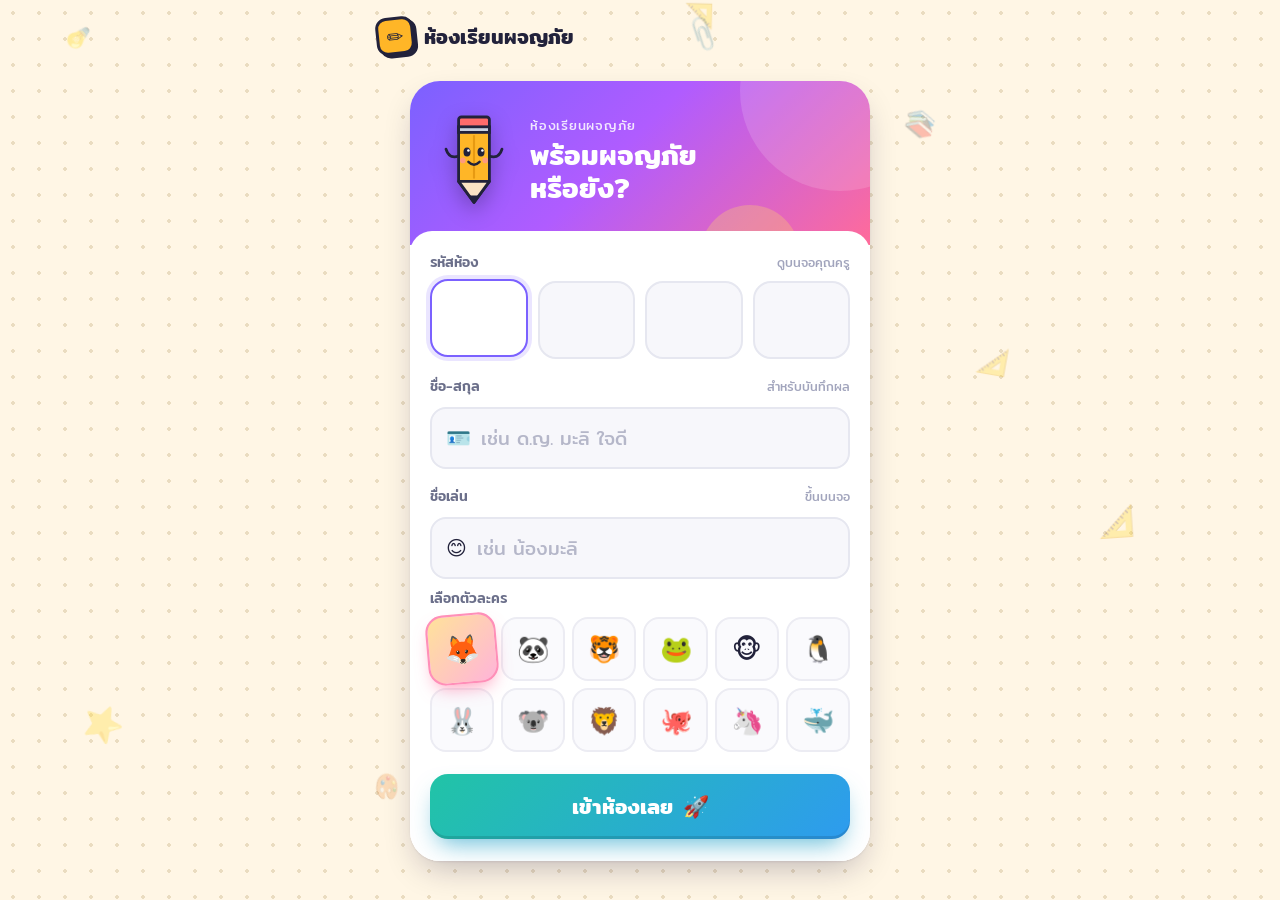
<file: index.html>
<!DOCTYPE html>
<html lang="th">
<head>
  <meta charset="utf-8">
  <meta name="viewport" content="width=device-width, initial-scale=1, viewport-fit=cover">
  <meta name="theme-color" content="#FFF6E5">
  <title>ห้องเรียนผจญภัย · เข้าร่วมเกม</title>
  <link rel="icon" href="data:image/svg+xml,<svg xmlns='http://www.w3.org/2000/svg' viewBox='0 0 100 100'><text y='.9em' font-size='90'>✏️</text></svg>">
  <link rel="preconnect" href="https://fonts.googleapis.com">
  <link rel="preconnect" href="https://fonts.gstatic.com" crossorigin>
  <link href="https://fonts.googleapis.com/css2?family=Mitr:wght@400;500;600&family=Sarabun:wght@400;600;700&display=swap" rel="stylesheet">
  <link rel="stylesheet" href="assets/css/cq.css">
  <link rel="stylesheet" href="assets/css/fx.css">
  <link rel="stylesheet" href="assets/css/stages.css">
  <link rel="stylesheet" href="assets/css/modern.css">
  <script src="assets/js/config.js"></script>
  <script src="assets/js/engine.js"></script>
</head>
<body>
  <div class="pl">
    <header class="pl-top">
      <div class="brand"><span class="logo">✏️</span><span id="brandName">ห้องเรียนผจญภัย</span></div>
      <div class="pl-me" id="me" hidden><span class="av" id="meAv"></span><span id="meName"></span><span class="pl-score" id="meScore">0</span></div>
    </header>
    <main class="pl-main" id="view"></main>
  </div>
  <script type="module" src="assets/js/player.js"></script>
</body>
</html>
</file>
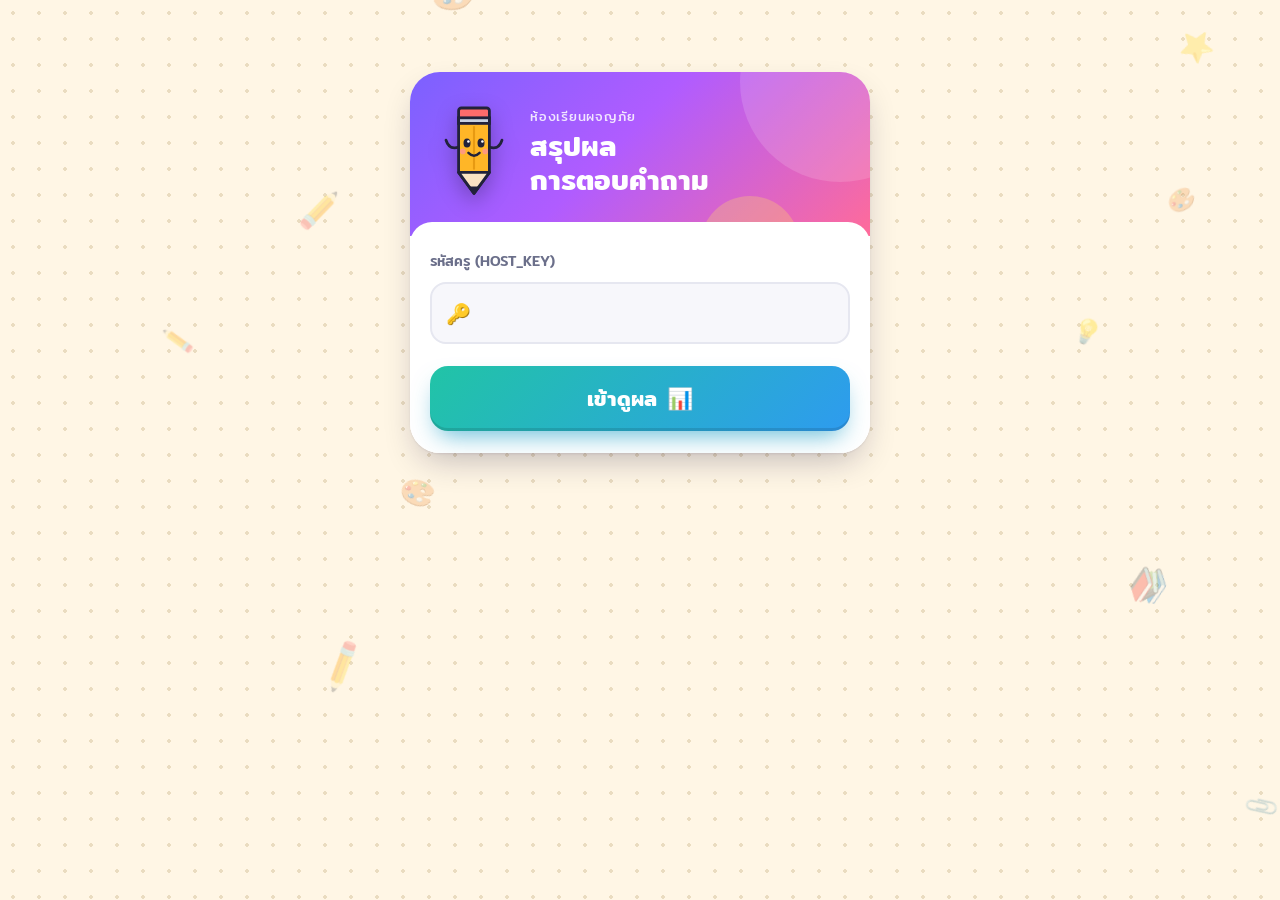
<file: results.html>
<!DOCTYPE html>
<html lang="th">
<head>
  <meta charset="utf-8">
  <meta name="viewport" content="width=device-width, initial-scale=1">
  <meta name="robots" content="noindex, nofollow">
  <title>ห้องเรียนผจญภัย · สรุปผล</title>
  <link rel="icon" href="data:image/svg+xml,<svg xmlns='http://www.w3.org/2000/svg' viewBox='0 0 100 100'><text y='.9em' font-size='90'>📊</text></svg>">
  <link rel="preconnect" href="https://fonts.googleapis.com">
  <link rel="preconnect" href="https://fonts.gstatic.com" crossorigin>
  <link href="https://fonts.googleapis.com/css2?family=Mitr:wght@400;500;600&family=Sarabun:wght@400;600;700&display=swap" rel="stylesheet">
  <link rel="stylesheet" href="assets/css/cq.css">
  <link rel="stylesheet" href="assets/css/fx.css">
  <link rel="stylesheet" href="assets/css/editor.css">
  <link rel="stylesheet" href="assets/css/modern.css">
  <script src="assets/js/config.js"></script>
  <script src="assets/js/engine.js"></script>
</head>
<body>
  <form class="mj rp-login" id="login" hidden>
    <div class="mj-hero"><div class="mj-m" id="lgMascot"></div><div><small>ห้องเรียนผจญภัย</small><h1>สรุปผล<br>การตอบคำถาม</h1></div></div>
    <div class="mj-body">
      <label class="mj-lbl" for="iKey">รหัสครู (HOST_KEY)</label>
      <div class="mj-in"><span>🔑</span><input id="iKey" type="password" autocomplete="current-password" required></div>
      <button class="mj-go"><span>เข้าดูผล</span><i>📊</i></button>
    </div>
  </form>
  <div class="rp" id="rp" hidden>
    <header class="rp-bar noprint">
      <div class="brand"><span class="logo">📊</span>สรุปผลการตอบคำถาม</div>
      <div class="rp-ctl">
        <label class="rp-sel"><span>ห้อง</span><select id="selRoom"></select></label>
        <button class="ed-ghost" id="bReload" title="ดึงข้อมูลล่าสุด">↻ รีเฟรช</button>
        <button class="ed-ghost" id="bCsv">⬇ CSV</button>
        <button class="rp-print" id="bPrint">🖨 พิมพ์ / PDF</button>
      </div>
    </header>
    <div id="out"></div>
  </div>
  <script type="module" src="assets/js/results.js"></script>
</body>
</html>
</file>
<file: assets/css/cq.css>
/* ClassQuest — ธีม "สติกเกอร์บนกระดาษจุด" : เส้นขอบหมึกหนา เงาทึบ สีสดใส */
:root{
  --paper:#FFF6E5; --dot:#EADCC0; --ink:#22223B; --ink2:#4A4E69; --white:#fff;
  --c0:#FF6B6B; --c1:#FFB627; --c2:#2EC4B6; --c3:#7B61FF;
  --ok:#22B07D; --bad:#F25F5C;
  --r:20px; --bw:3px; --sh:5px 5px 0 var(--ink);
  --spring:cubic-bezier(.34,1.56,.64,1);
}
*{box-sizing:border-box}
html,body{margin:0;min-height:100%}
body{font-family:'Mitr',system-ui,sans-serif;color:var(--ink);background:var(--paper);
  background-image:radial-gradient(var(--dot) 1.6px,transparent 1.7px);background-size:26px 26px;-webkit-tap-highlight-color:transparent;overflow-x:hidden}
button,input,select,textarea{font:inherit;color:inherit}
[hidden]{display:none!important}
.sarabun{font-family:'Sarabun',sans-serif}

/* ---------- ชิ้นส่วนพื้นฐาน ---------- */
.card{background:var(--white);border:var(--bw) solid var(--ink);border-radius:var(--r);box-shadow:var(--sh)}
.btn{display:inline-flex;align-items:center;justify-content:center;gap:10px;border:var(--bw) solid var(--ink);border-radius:16px;
  background:var(--white);box-shadow:4px 4px 0 var(--ink);padding:12px 22px;font-weight:500;font-size:18px;cursor:pointer;
  transition:transform .12s,box-shadow .12s,background .2s;user-select:none;text-decoration:none;color:var(--ink)}
.btn:hover{transform:translate(-1px,-1px);box-shadow:5px 5px 0 var(--ink)}
.btn:active{transform:translate(3px,3px);box-shadow:1px 1px 0 var(--ink)}
.btn:disabled{opacity:.5;pointer-events:none}
.btn.go{background:var(--c2);color:var(--ink)}
.btn.hot{background:var(--c0);color:#fff}
.btn.sun{background:var(--c1)}
.btn.vio{background:var(--c3);color:#fff}
.btn.big{font-size:24px;padding:16px 34px;border-radius:20px}
.btn.sm{font-size:15px;padding:7px 14px;border-radius:12px;box-shadow:3px 3px 0 var(--ink)}
.btn.ghost{background:transparent;box-shadow:none;border-style:dashed}
.chip{display:inline-flex;align-items:center;gap:6px;border:2px solid var(--ink);border-radius:99px;padding:3px 12px;background:var(--white);font-size:15px}
.input{width:100%;border:var(--bw) solid var(--ink);border-radius:14px;padding:12px 16px;font-size:20px;background:var(--white);outline:none;transition:box-shadow .15s}
.input:focus{box-shadow:4px 4px 0 var(--c3)}
.label{display:block;font-size:15px;color:var(--ink2);margin:0 0 6px}
.shp{width:1em;height:1em;fill:currentColor;stroke:var(--ink);stroke-width:1.6;stroke-linejoin:round;flex:0 0 auto}
.toast{position:fixed;left:50%;bottom:24px;transform:translate(-50%,140%);background:var(--ink);color:#fff;border-radius:14px;padding:12px 20px;
  font-size:16px;z-index:99;transition:transform .3s var(--spring);max-width:92vw;text-align:center}
.toast.show{transform:translate(-50%,0)}
.confetti{position:fixed;inset:0;pointer-events:none;z-index:90}
.tape{position:absolute;width:90px;height:26px;background:rgba(255,182,39,.55);border:1.5px dashed rgba(34,34,59,.25);transform:rotate(-6deg)}
.brand{display:flex;align-items:center;gap:10px;font-weight:600;font-size:20px}
.brand .logo{width:38px;height:38px;border-radius:11px;background:var(--c1);border:var(--bw) solid var(--ink);display:grid;place-items:center;font-size:20px;box-shadow:3px 3px 0 var(--ink);transform:rotate(-6deg)}
.mascot{width:100%;height:auto;overflow:visible}
.mascot .m-body{animation:bob 2.4s ease-in-out infinite;transform-origin:60px 140px}
.mascot .m-arm.l{animation:wave 1.2s ease-in-out infinite;transform-origin:38px 76px}
.mascot .m-eyes{animation:blink 4s infinite;transform-origin:60px 70px}
@keyframes bob{0%,100%{transform:translateY(0) rotate(-3deg)}50%{transform:translateY(-8px) rotate(3deg)}}
@keyframes wave{0%,100%{transform:rotate(0)}50%{transform:rotate(18deg)}}
@keyframes blink{0%,94%,100%{transform:scaleY(1)}96%{transform:scaleY(.1)}}
@keyframes pop{0%{transform:scale(.3) rotate(-12deg);opacity:0}100%{transform:scale(1) rotate(var(--rot,0deg));opacity:1}}
@keyframes rise{from{transform:translateY(24px);opacity:0}to{transform:none;opacity:1}}
@keyframes shake{0%,100%{transform:translateX(0)}20%,60%{transform:translateX(-8px)}40%,80%{transform:translateX(8px)}}
@keyframes pulse{0%,100%{transform:scale(1)}50%{transform:scale(1.06)}}
.rise{animation:rise .45s var(--spring) both}

/* สีตัวเลือก */
.o0{--oc:var(--c0)} .o1{--oc:var(--c1)} .o2{--oc:var(--c2)} .o3{--oc:var(--c3)}
.o0,.o3{--ot:#fff} .o1,.o2{--ot:var(--ink)}

/* =====================================================================
   จอนักเรียน (มือถือ)
   ===================================================================== */
.pl{min-height:100dvh;display:flex;flex-direction:column;max-width:560px;margin:0 auto;padding:14px 16px 22px}
.pl-top{display:flex;align-items:center;justify-content:space-between;gap:8px;min-height:44px}
.pl-me{display:flex;align-items:center;gap:8px;font-size:16px}
.pl-me .av{font-size:24px}
.pl-score{font-weight:600;background:var(--c1);border:2px solid var(--ink);border-radius:99px;padding:2px 12px}
.pl-main{flex:1;display:flex;flex-direction:column;justify-content:center;gap:16px;padding-top:6px}
.center{text-align:center}
.pl h1{font-size:30px;line-height:1.25;margin:0;font-weight:600}
.pl h2{font-size:24px;margin:0;font-weight:500}
.pl p{margin:0}
.muted{color:var(--ink2)}
.join-card{padding:22px 18px;position:relative}
.join-card .tape{top:-12px;left:50%;margin-left:-45px}
.pin-input{text-align:center;font-size:36px;letter-spacing:.35em;font-weight:600;padding:10px 0 10px .35em}
.avs{display:grid;grid-template-columns:repeat(6,1fr);gap:8px}
.avs button{aspect-ratio:1;border:2px solid var(--ink);border-radius:14px;background:var(--white);font-size:26px;cursor:pointer;transition:transform .15s var(--spring)}
.avs button[aria-checked="true"]{background:var(--c1);transform:scale(1.08) rotate(-4deg);box-shadow:3px 3px 0 var(--ink)}
.hero-mascot{width:120px;margin:0 auto}
.wait-av{font-size:86px;line-height:1;animation:pulse 1.6s ease-in-out infinite}
.dots span{display:inline-block;width:12px;height:12px;border-radius:50%;background:var(--ink);margin:0 4px;animation:bob 1s ease-in-out infinite}
.dots span:nth-child(2){animation-delay:.15s;background:var(--c0)}.dots span:nth-child(3){animation-delay:.3s;background:var(--c2)}

.pq-head{display:flex;justify-content:space-between;align-items:center;font-size:16px}
.tbar{height:14px;border:2px solid var(--ink);border-radius:99px;background:var(--white);overflow:hidden}
.tbar i{display:block;height:100%;width:100%;background:var(--c2);transform-origin:left;transition:background .3s}
.tbar.low i{background:var(--c0)}
.pq-text{padding:16px 18px;font-size:20px;line-height:1.45;font-family:'Sarabun',sans-serif;font-weight:600}
.pans{display:grid;grid-template-columns:1fr 1fr;gap:12px;flex:1;min-height:300px}
.pans.two{grid-template-columns:1fr}
.pans button{border:var(--bw) solid var(--ink);border-radius:var(--r);background:var(--oc);color:var(--ot);box-shadow:var(--sh);
  display:flex;flex-direction:column;align-items:center;justify-content:center;gap:8px;padding:12px 10px;cursor:pointer;
  font-family:'Sarabun',sans-serif;font-weight:700;font-size:18px;line-height:1.3;transition:transform .12s;animation:pop .4s var(--spring) both}
.pans button:nth-child(2){animation-delay:.05s}.pans button:nth-child(3){animation-delay:.1s}.pans button:nth-child(4){animation-delay:.15s}
.pans button .shp{font-size:40px}
.pans button:active{transform:translate(4px,4px);box-shadow:1px 1px 0 var(--ink)}
.sent .big-shape{width:130px;height:130px;margin:0 auto;border:var(--bw) solid var(--ink);border-radius:30px;background:var(--oc);color:var(--ot);
  display:grid;place-items:center;font-size:70px;box-shadow:var(--sh);animation:pop .5s var(--spring)}
.res{border-radius:28px;padding:30px 20px;text-align:center;color:#fff;animation:pop .5s var(--spring)}
.res.ok{background:var(--ok)}
.res.bad{background:var(--bad);animation:pop .5s var(--spring),shake .5s .4s}
.res .icon{font-size:64px;line-height:1}
.res h1{color:#fff;font-size:34px;margin:6px 0 4px}
.res .pts{display:inline-block;background:#fff;color:var(--ink);border:var(--bw) solid var(--ink);border-radius:99px;padding:4px 20px;font-size:26px;font-weight:600;box-shadow:4px 4px 0 var(--ink)}
.res .ans{margin-top:14px;font-family:'Sarabun';font-size:17px;font-weight:600;background:rgba(0,0,0,.18);border-radius:12px;padding:8px 12px}
.rankcard{padding:16px;display:flex;align-items:center;gap:14px}
.rankcard .rk{font-size:40px;font-weight:600;min-width:72px;text-align:center;background:var(--c1);border:var(--bw) solid var(--ink);border-radius:16px;line-height:1.4}
.rankcard small{display:block;color:var(--ink2);font-size:14px}
.streak{display:inline-flex;gap:4px;align-items:center;background:#FFE8D6;border:2px solid var(--ink);border-radius:99px;padding:2px 12px;font-size:15px}
.final-medal{font-size:90px;line-height:1;animation:pop .6s var(--spring)}
.explain{padding:12px 14px;font-family:'Sarabun';font-size:16px;background:#FFFBEA}

/* =====================================================================
   จอครู (โปรเจกเตอร์)
   ===================================================================== */
.host{min-height:100vh;display:flex;flex-direction:column}
.hbar{display:flex;align-items:center;justify-content:space-between;gap:12px;padding:14px 28px}
.hbar .right{display:flex;gap:10px;align-items:center}
.hmain{flex:1;display:flex;flex-direction:column;padding:6px 28px 26px}
.icon-btn{width:46px;height:46px;border:var(--bw) solid var(--ink);border-radius:14px;background:var(--white);box-shadow:3px 3px 0 var(--ink);font-size:20px;cursor:pointer}

/* ตั้งค่า / แก้ไขข้อคำถาม */
.setup{display:grid;grid-template-columns:330px 1fr;gap:26px;align-items:start;max-width:1280px;margin:0 auto;width:100%}
.side{padding:22px;position:sticky;top:16px;display:flex;flex-direction:column;gap:14px}
.side .hero-mascot{width:96px}
.side h1{font-size:26px;margin:0;line-height:1.25}
.qlist{display:flex;flex-direction:column;gap:16px}
.qed{padding:16px 18px 18px;position:relative;animation:rise .35s var(--spring) both}
.qed-head{display:flex;align-items:center;gap:10px;margin-bottom:10px}
.qed-no{min-width:40px;height:40px;border:var(--bw) solid var(--ink);border-radius:12px;background:var(--c1);display:grid;place-items:center;font-weight:600;font-size:18px}
.qed-head .sp{flex:1}
.qed-head select{border:2px solid var(--ink);border-radius:10px;padding:5px 8px;background:#fff;font-size:15px}
.qed textarea{width:100%;border:2px solid var(--ink);border-radius:12px;padding:10px 12px;font-family:'Sarabun';font-size:17px;resize:vertical;min-height:58px;outline:none}
.qed textarea:focus,.opt input:focus{box-shadow:3px 3px 0 var(--c3)}
.opts{display:grid;grid-template-columns:1fr 1fr;gap:10px;margin-top:10px}
.opt{display:flex;align-items:center;gap:8px;border:2px solid var(--ink);border-radius:12px;padding:5px 8px 5px 6px;background:var(--white);transition:background .2s}
.opt .sw{width:34px;height:34px;border-radius:9px;background:var(--oc);color:var(--ot);border:2px solid var(--ink);display:grid;place-items:center;font-size:18px;flex:0 0 auto}
.opt input[type=text]{flex:1;min-width:0;border:0;outline:none;font-family:'Sarabun';font-size:16px;padding:6px 4px;border-radius:6px;background:transparent}
.opt label{display:flex;align-items:center;gap:4px;font-size:13px;cursor:pointer;white-space:nowrap;color:var(--ink2)}
.opt input[type=radio]{accent-color:var(--ok);width:18px;height:18px}
.opt.right{background:#E3F8EF;border-color:var(--ok)}
.qed .x{margin-top:10px;width:100%;border:2px dashed var(--ink2);border-radius:10px;padding:7px 10px;font-family:'Sarabun';font-size:15px;outline:none;background:transparent}
.mini{border:2px solid var(--ink);background:#fff;border-radius:10px;width:34px;height:34px;cursor:pointer;font-size:15px}
.mini:hover{background:var(--c1)}
.add-q{border:var(--bw) dashed var(--ink);border-radius:var(--r);padding:18px;text-align:center;cursor:pointer;background:rgba(255,255,255,.6);font-size:18px}
.add-q:hover{background:#fff}
.modal{position:fixed;inset:0;background:rgba(34,34,59,.45);display:grid;place-items:center;z-index:50;padding:20px}
.modal .card{width:min(720px,100%);padding:22px;max-height:90vh;overflow:auto}
.modal textarea{width:100%;min-height:220px;border:2px solid var(--ink);border-radius:12px;padding:10px;font-family:ui-monospace,monospace;font-size:14px}

/* ห้องรอ */
.lobby{display:grid;grid-template-columns:minmax(380px,.9fr) 1.4fr;gap:28px;flex:1;max-width:1500px;margin:0 auto;width:100%}
.joinbox{padding:28px;display:flex;flex-direction:column;align-items:center;gap:14px;text-align:center;position:relative}
.joinbox .tape{top:-12px;left:30px}
.joinbox .url{font-size:22px;word-break:break-all}
.joinbox .url b{color:var(--c3)}
.pin-big{font-size:96px;font-weight:600;letter-spacing:.12em;line-height:1;background:var(--c1);border:var(--bw) solid var(--ink);border-radius:24px;padding:10px 26px 14px 38px;box-shadow:var(--sh);transform:rotate(-2deg)}
.qr{width:260px;height:260px;border:var(--bw) solid var(--ink);border-radius:18px;background:#fff;padding:12px;display:grid;place-items:center}
.qr img,.qr svg,.qr canvas{width:100%;height:100%;image-rendering:pixelated}
.crowd{padding:24px;display:flex;flex-direction:column;gap:16px}
.crowd-head{display:flex;justify-content:space-between;align-items:center}
.crowd-head .count{font-size:44px;font-weight:600;line-height:1}
.people{display:flex;flex-wrap:wrap;gap:12px;align-content:flex-start;flex:1;min-height:200px}
.person{--rot:0deg;display:inline-flex;align-items:center;gap:8px;border:var(--bw) solid var(--ink);border-radius:16px;background:var(--white);
  padding:6px 14px 6px 8px;font-size:22px;box-shadow:3px 3px 0 var(--ink);animation:pop .45s var(--spring) both;transform:rotate(var(--rot));cursor:pointer}
.person .av{font-size:30px}
.person:hover{text-decoration:line-through;background:#FFE3E3}
.empty{color:var(--ink2);font-size:22px;margin:auto;text-align:center}
.empty .hero-mascot{width:110px;margin-bottom:8px}

/* คำถาม */
.qtop{display:flex;align-items:center;gap:16px;margin-bottom:16px}
.qtop .progress{flex:1;display:flex;gap:6px}
.qtop .progress i{flex:1;height:12px;border:2px solid var(--ink);border-radius:99px;background:#fff}
.qtop .progress i.done{background:var(--c2)}
.qtop .progress i.now{background:var(--c1)}
.timer{width:130px;height:130px;position:relative;flex:0 0 auto}
.timer svg{width:100%;height:100%;transform:rotate(-90deg)}
.timer .tr-bg{fill:#fff;stroke:var(--ink);stroke-width:5}
.timer .tr{fill:none;stroke:var(--c2);stroke-width:12;stroke-linecap:round;transition:stroke .3s}
.timer.low .tr{stroke:var(--c0)}
.timer b{position:absolute;inset:0;display:grid;place-items:center;font-size:52px;font-weight:600}
.timer.low b{animation:pulse .5s infinite;color:var(--c0)}
.qstage{display:grid;grid-template-columns:1fr 130px;gap:22px;align-items:center;margin-bottom:22px}
.qcard{padding:26px 32px;font-family:'Sarabun';font-weight:700;font-size:clamp(28px,3.1vw,46px);line-height:1.35;position:relative;min-height:150px;display:flex;align-items:center}
.qcard .qno{position:absolute;top:-18px;left:24px;background:var(--c3);color:#fff;border:var(--bw) solid var(--ink);border-radius:12px;padding:2px 14px;font-family:'Mitr';font-weight:500;font-size:20px;transform:rotate(-3deg)}
.hans{display:grid;grid-template-columns:1fr 1fr;gap:18px;flex:1}
.hans.two{grid-template-columns:1fr 1fr}
.hans .ha{position:relative;border:var(--bw) solid var(--ink);border-radius:22px;background:var(--oc);color:var(--ot);box-shadow:var(--sh);
  display:flex;align-items:center;gap:18px;padding:18px 26px;font-family:'Sarabun';font-weight:700;font-size:clamp(24px,2.4vw,38px);line-height:1.3;
  animation:pop .45s var(--spring) both;transition:opacity .4s,filter .4s,transform .4s var(--spring)}
.hans .ha:nth-child(2){animation-delay:.08s}.hans .ha:nth-child(3){animation-delay:.16s}.hans .ha:nth-child(4){animation-delay:.24s}
.hans .ha .shp{font-size:56px}
.hans.revealed .ha:not(.right){opacity:.32;filter:grayscale(.6)}
.hans.revealed .ha.right{transform:scale(1.03) rotate(-1deg)}
.ha .tick{position:absolute;right:-14px;top:-14px;width:54px;height:54px;border-radius:50%;background:var(--ok);color:#fff;border:var(--bw) solid var(--ink);display:grid;place-items:center;font-size:30px;animation:pop .4s .2s var(--spring) both}
.ha .cnt{margin-left:auto;display:flex;align-items:center;gap:10px;font-family:'Mitr';font-size:28px}
.ha .cnt i{display:block;height:22px;background:rgba(255,255,255,.85);border:2px solid var(--ink);border-radius:8px;min-width:6px;transition:width .8s var(--spring)}
.qfoot{display:flex;justify-content:space-between;align-items:center;margin-top:20px;gap:16px}
.answered{font-size:24px;display:flex;align-items:center;gap:12px}
.answered b{font-size:40px;background:#fff;border:var(--bw) solid var(--ink);border-radius:14px;padding:0 14px;box-shadow:3px 3px 0 var(--ink)}
.revnote{display:flex;gap:14px;align-items:center;flex-wrap:wrap}
.revnote .card{padding:10px 18px;font-size:20px}
.revnote .xpl{font-family:'Sarabun';font-size:21px;background:#FFFBEA;max-width:820px}

/* อันดับ */
.boardwrap{max-width:1000px;margin:0 auto;width:100%;display:flex;flex-direction:column;gap:16px}
.boardwrap h1{font-size:46px;text-align:center;margin:0 0 6px}
.brow{display:grid;grid-template-columns:70px 60px 1fr auto;align-items:center;gap:14px;padding:12px 20px;font-size:28px;animation:rise .5s var(--spring) both;position:relative;overflow:hidden}
.brow .bar{position:absolute;inset:0 auto 0 0;background:var(--c1);opacity:.35;transition:width 1.1s var(--spring);z-index:0}
.brow>*{position:relative;z-index:1}
.brow .n{font-size:30px;font-weight:600;text-align:center}
.brow .av{font-size:40px}
.brow .sc{font-weight:600}
.brow:nth-child(2) .bar{background:var(--c1)}.brow:nth-child(3) .bar{background:#C9D1E0}.brow:nth-child(4) .bar{background:#F4B183}

/* โพเดียม */
.podium{display:flex;align-items:flex-end;justify-content:center;gap:22px;margin:10px 0 18px}
.pod{display:flex;flex-direction:column;align-items:center;gap:8px;width:230px}
.pod .av{font-size:66px;animation:pop .6s var(--spring) both}
.pod .nm{font-size:26px;font-weight:600;text-align:center;line-height:1.2}
.pod .sc{font-size:18px;color:var(--ink2)}
.pod .block{width:100%;border:var(--bw) solid var(--ink);border-radius:18px 18px 6px 6px;box-shadow:var(--sh);display:grid;place-items:start center;padding-top:14px;font-size:54px;font-weight:600;animation:grow .9s var(--spring) both;transform-origin:bottom}
.pod.p1 .block{height:230px;background:var(--c1)} .pod.p2 .block{height:170px;background:#DDE3EE} .pod.p3 .block{height:130px;background:#F4B183}
.pod.p1{order:2}.pod.p2{order:1}.pod.p3{order:3}
.pod.p1 .av,.pod.p1 .block{animation-delay:1.2s}.pod.p2 .av,.pod.p2 .block{animation-delay:.6s}.pod.p3 .av,.pod.p3 .block{animation-delay:0s}
@keyframes grow{from{transform:scaleY(0)}to{transform:scaleY(1)}}
.rest{display:flex;flex-wrap:wrap;gap:10px;justify-content:center;max-width:1100px;margin:0 auto}
.rest .chip{font-size:17px;background:#fff}

/* หน้าสรุปผล */
.rp{max-width:1200px;margin:0 auto;padding:16px 22px 50px}
.rp-head{display:flex;justify-content:space-between;align-items:center;gap:12px;flex-wrap:wrap;margin-bottom:18px}
.rp-head .ctl{display:flex;gap:10px;align-items:center;flex-wrap:wrap}
.rp select{border:var(--bw) solid var(--ink);border-radius:12px;padding:8px 12px;background:#fff;font-size:16px;max-width:420px}
.kp{display:grid;grid-template-columns:repeat(4,1fr);gap:16px;margin-bottom:18px}
.kp .card{padding:14px 18px}
.kp small{color:var(--ink2);font-size:14px}
.kp b{display:block;font-size:34px;font-weight:600;line-height:1.2}
.rp .card.sec{padding:18px 20px;margin-bottom:18px}
.rp h2{font-size:21px;margin:0 0 12px;font-weight:500}
.qbars{display:flex;flex-direction:column;gap:9px}
.qb{display:grid;grid-template-columns:46px 1fr 220px;gap:12px;align-items:center;font-family:'Sarabun'}
.qb .no{font-family:'Mitr';font-weight:600;text-align:center;border:2px solid var(--ink);border-radius:10px;background:#fff}
.qb .t{font-size:15px;line-height:1.35}
.qb .track{height:22px;border:2px solid var(--ink);border-radius:99px;background:#fff;overflow:hidden;position:relative}
.qb .track i{display:block;height:100%}
.qb .track span{position:absolute;inset:0;display:grid;place-items:center;font-size:13px;font-weight:700}
.tbl{width:100%;border-collapse:collapse;font-family:'Sarabun';font-size:15px}
.tbl th,.tbl td{border-bottom:1.5px solid #E7DCC6;padding:7px 8px;text-align:center}
.tbl th{background:#FFF1C9;font-weight:700}
.tbl td.l,.tbl th.l{text-align:left}
.tbl .y{color:var(--ok);font-weight:700}.tbl .n{color:var(--bad);font-weight:700}
.scroll{overflow-x:auto}
.login{max-width:420px;margin:12vh auto;padding:26px;display:flex;flex-direction:column;gap:12px;text-align:center}
.demo-badge{position:fixed;right:12px;bottom:12px;z-index:40;background:var(--ink);color:#fff;font-size:13px;border-radius:10px;padding:6px 10px;opacity:.85}

@media (max-width:1000px){
  .setup,.lobby{grid-template-columns:1fr}
  .side{position:static}
  .kp{grid-template-columns:1fr 1fr}
  .qb{grid-template-columns:40px 1fr 120px}
}
@media (max-width:640px){
  .opts{grid-template-columns:1fr}
  .hbar,.hmain{padding-left:14px;padding-right:14px}
  .pin-big{font-size:64px}
}
@media print{
  body{background:#fff}
  .noprint,.demo-badge{display:none!important}
  .card{box-shadow:none}
  .rp{padding:0}
}
</file>
<file: assets/css/fx.css>
/* ===== ฉากหลังเคลื่อนไหว ===== */
.bd{position:fixed;inset:0;z-index:-1;pointer-events:none;overflow:hidden}
.bd canvas{position:absolute;inset:0}

/* อวกาศ */
body.th-space{background:radial-gradient(ellipse at 20% 10%,#2C2470 0%,#17134A 45%,#0E0B2E 100%) fixed}
body.th-dark{color:#F4F1FF}
body.th-dark .muted{color:#CFC8FF}
body.th-dark .card,body.th-dark .btn,body.th-dark .chip,body.th-dark .input,body.th-dark .person,body.th-space select,body.th-dark .opt{color:var(--ink)}
body.th-dark .card .muted{color:var(--ink2)}
body.th-dark .brand,body.th-dark .hbar{color:#fff}
body.th-dark .dots span{background:#fff}
.neb{position:absolute;border-radius:50%;filter:blur(60px);opacity:.55;animation:drift 26s ease-in-out infinite alternate}
.neb.n1{width:55vw;height:40vw;left:-10vw;top:-8vw;background:radial-gradient(#7B61FF,transparent 70%)}
.neb.n2{width:45vw;height:35vw;right:-12vw;top:30vh;background:radial-gradient(#FF6B9A,transparent 70%);animation-duration:34s}
@keyframes drift{to{transform:translate(6vw,4vh) scale(1.15)}}
.solar{position:absolute;right:-170px;bottom:-170px;width:620px;height:620px;opacity:.9}
.solar .sun{position:absolute;left:50%;top:50%;width:150px;height:150px;margin:-75px;border-radius:50%;
  background:radial-gradient(circle at 40% 40%,#FFF3B0,#FFB627 55%,#FF7B2E);box-shadow:0 0 60px 20px rgba(255,182,39,.55),0 0 140px 60px rgba(255,107,107,.25);animation:sunpulse 4s ease-in-out infinite}
@keyframes sunpulse{50%{box-shadow:0 0 80px 30px rgba(255,182,39,.7),0 0 180px 80px rgba(255,107,107,.3)}}
.orbit{position:absolute;left:50%;top:50%;border:1.5px dashed rgba(255,255,255,.22);border-radius:50%;animation:spin linear infinite}
.orbit i{position:absolute;top:50%;left:-1px;width:var(--ps);height:var(--ps);margin:calc(var(--ps)/-2);border-radius:50%;
  background:radial-gradient(circle at 35% 35%,#fff8,var(--pc) 45%);box-shadow:0 0 12px var(--pc)}
.orbit i.ring::after{content:'';position:absolute;inset:-6px -12px;border:3px solid #F5DEA0;border-radius:50%;transform:rotate(-20deg) scaleY(.35)}
.orbit.o1{width:220px;height:220px;margin:-110px;animation-duration:9s}.orbit.o2{width:310px;height:310px;margin:-155px;animation-duration:15s}
.orbit.o3{width:400px;height:400px;margin:-200px;animation-duration:22s}.orbit.o4{width:490px;height:490px;margin:-245px;animation-duration:31s}
.orbit.o5{width:600px;height:600px;margin:-300px;animation-duration:46s}
@keyframes spin{to{transform:rotate(360deg)}}
.moon{position:absolute;left:5vw;bottom:8vh;width:70px;height:70px;border-radius:50%;background:radial-gradient(circle at 35% 35%,#fff,#D7D3E8 60%,#A9A3C4);
  box-shadow:0 0 30px rgba(255,255,255,.35);animation:bob 7s ease-in-out infinite}

/* ใต้ทะเล */
body.th-ocean{background:linear-gradient(180deg,#C9F1FF 0%,#7FD3F2 45%,#3FA2D6 100%) fixed}
.rays i{position:absolute;top:-10vh;width:12vw;height:120vh;background:linear-gradient(180deg,rgba(255,255,255,.55),transparent 75%);transform:skewX(-18deg);animation:ray 6s ease-in-out infinite alternate;filter:blur(6px)}
.rays i:nth-child(1){left:8vw}.rays i:nth-child(2){left:32vw;animation-delay:-2s;width:7vw}.rays i:nth-child(3){left:58vw;animation-delay:-4s}.rays i:nth-child(4){left:82vw;width:6vw;animation-delay:-1s}
@keyframes ray{from{opacity:.25}to{opacity:.8}}
.wave{position:absolute;left:0;bottom:0;width:200%;height:120px}
.wave.w1{fill:#2B8CC4;opacity:.55;animation:wave 14s linear infinite}
.wave.w2{fill:#1B6FA3;opacity:.7;height:90px;animation:wave 9s linear infinite reverse}
@keyframes wave{to{transform:translateX(-50%)}}
.weed{position:absolute;bottom:20px;font-size:64px;transform-origin:bottom;animation:sway 4s ease-in-out infinite alternate}
.weed.s1{left:4vw}.weed.s2{left:46vw;font-size:52px;animation-delay:-1.5s}.weed.s3{right:6vw;animation-delay:-3s}
@keyframes sway{from{transform:rotate(-8deg)}to{transform:rotate(8deg)}}

/* ธรรมชาติ */
body.th-nature{background:linear-gradient(180deg,#E3F6FF 0%,#F2FBE6 60%,#E1F3C9 100%) fixed}
.nsun{position:absolute;right:6vw;top:6vh;width:110px;height:110px;border-radius:50%;background:radial-gradient(#FFF3B0,#FFC93C);box-shadow:0 0 50px rgba(255,201,60,.7)}
.nsun i{position:absolute;inset:-70px;border-radius:50%;background:repeating-conic-gradient(rgba(255,201,60,.35) 0 8deg,transparent 8deg 22deg);animation:spin 40s linear infinite;
  -webkit-mask:radial-gradient(circle,transparent 58px,#000 60px,transparent 120px);mask:radial-gradient(circle,transparent 58px,#000 60px,transparent 120px)}
.hill{position:absolute;left:0;bottom:0;width:100%;height:24vh}
.hill.h1{fill:#B9E58F;opacity:.75}.hill.h2{fill:#8BCF6A;opacity:.8;height:17vh}
.cloud{position:absolute;font-size:90px;opacity:.85;animation:cloud 60s linear infinite}
.cloud.c1{top:8vh;left:-10vw}.cloud.c2{top:22vh;left:-30vw;font-size:64px;animation-duration:85s;animation-delay:-30s}
@keyframes cloud{to{transform:translateX(130vw)}}

/* ห้องทดลอง */
body.th-lab{background:linear-gradient(160deg,#EAFBF6,#E4ECFF) fixed}
.hex{position:absolute;inset:0;opacity:.35;background:
  radial-gradient(circle at 0 0,transparent 17px,#9DD9C7 18px,transparent 19px) 0 0/52px 30px}
.atom{position:absolute;right:4vw;bottom:6vh;width:220px;height:220px;opacity:.55}
.atom i{position:absolute;inset:0;border:3px solid #2EC4B6;border-radius:50%;animation:spin 6s linear infinite}
.atom i:nth-child(1){transform:rotate(0) scaleY(.36)}.atom i:nth-child(2){transform:rotate(60deg) scaleY(.36)}.atom i:nth-child(3){transform:rotate(120deg) scaleY(.36)}
.atom{animation:spin 24s linear infinite}
.atom b{position:absolute;left:50%;top:50%;width:34px;height:34px;margin:-17px;border-radius:50%;background:#FF6B6B;box-shadow:0 0 20px #FF6B6B}

/* คณิต */
body.th-math{background:#FFFDF6}
.grid{position:absolute;inset:-60px;background-image:linear-gradient(#DCE7FF 1.5px,transparent 1.5px),linear-gradient(90deg,#DCE7FF 1.5px,transparent 1.5px);
  background-size:36px 36px;animation:gridmove 20s linear infinite}
@keyframes gridmove{to{transform:translate(36px,36px)}}

/* ===== ทรานซิชันแถบสีกวาด ===== */
.wipe{position:fixed;inset:0;z-index:80;pointer-events:none;overflow:hidden}
.wipe i{position:absolute;top:-20%;bottom:-20%;width:34%;border-left:4px solid var(--ink);border-right:4px solid var(--ink);transform:translateX(-160%) skewX(-14deg);
  transition:transform .48s cubic-bezier(.7,0,.25,1)}
.wipe i:nth-child(1){left:-8%;background:var(--c0)}.wipe i:nth-child(2){left:22%;background:var(--c1);transition-delay:.05s}
.wipe i:nth-child(3){left:52%;background:var(--c2);transition-delay:.1s}.wipe i:nth-child(4){left:82%;background:var(--c3);transition-delay:.15s}
.wipe.in i{transform:translateX(0) skewX(-14deg)}
.wipe.out i{transform:translateX(400%) skewX(-14deg);transition-duration:.5s}
.wipe-label{position:absolute;inset:0;display:grid;place-items:center}
.wipe-label span{font-family:'Mitr';font-weight:600;font-size:clamp(44px,8vw,120px);color:#fff;-webkit-text-stroke:4px var(--ink);paint-order:stroke fill;
  text-shadow:8px 8px 0 var(--ink);transform:scale(0) rotate(-12deg);transition:transform .45s var(--spring) .2s}
.wipe.in .wipe-label span{transform:scale(1) rotate(-4deg)}
.wipe.out .wipe-label span{transform:scale(1.8) rotate(6deg);opacity:0;transition:all .35s ease-in}

/* ===== ข้อความลอยเข้าทีละคำ ===== */
.wd{display:inline-block;animation:wdin .55s var(--spring) both;animation-delay:var(--d)}
@keyframes wdin{from{opacity:0;transform:translateY(26px) rotate(6deg) scale(.7);filter:blur(6px)}to{opacity:1;transform:none;filter:none}}

/* ===== นาทีระทึก (5 วินาทีสุดท้าย) ===== */
body.hurry::after{content:'';position:fixed;inset:0;pointer-events:none;z-index:70;box-shadow:inset 0 0 0 10px rgba(255,107,107,.0),inset 0 0 120px rgba(255,60,60,.45);animation:hurry .5s ease-in-out infinite alternate}
@keyframes hurry{to{box-shadow:inset 0 0 0 10px rgba(255,107,107,.75),inset 0 0 180px rgba(255,60,60,.6)}}
body.hurry .qcard{animation:jitter .25s linear infinite}
@keyframes jitter{0%,100%{transform:translate(0)}25%{transform:translate(-1.5px,1px)}75%{transform:translate(1.5px,-1px)}}
.stamp{position:fixed;left:50%;top:44%;z-index:85;font-family:'Mitr';font-weight:600;font-size:clamp(50px,9vw,130px);color:#fff;background:var(--c0);
  border:6px solid var(--ink);border-radius:30px;padding:4px 40px 12px;box-shadow:10px 10px 0 var(--ink);pointer-events:none;
  animation:stamp 1.3s cubic-bezier(.2,1.6,.4,1) both}
@keyframes stamp{0%{transform:translate(-50%,-50%) scale(3) rotate(-20deg);opacity:0}25%{transform:translate(-50%,-50%) scale(1) rotate(-8deg);opacity:1}
  80%{transform:translate(-50%,-50%) scale(1) rotate(-8deg);opacity:1}100%{transform:translate(-50%,-50%) scale(.6) rotate(-8deg);opacity:0}}

/* ===== เฉลย ===== */
.hans.revealed .ha:not(.right){animation:sink .7s cubic-bezier(.5,0,.75,0) both}
.hans.revealed .ha:not(.right):nth-child(2){animation-delay:.08s}.hans.revealed .ha:not(.right):nth-child(3){animation-delay:.16s}.hans.revealed .ha:not(.right):nth-child(4){animation-delay:.24s}
@keyframes sink{0%{transform:none;opacity:1;filter:none}40%{transform:translateY(-8px) rotate(-2deg)}100%{transform:perspective(600px) rotateX(55deg) translateY(16px) scale(.94);opacity:.3;filter:grayscale(.8)}}
.hans.revealed .ha.right{animation:winner .9s var(--spring) .35s both;z-index:2}
@keyframes winner{0%{transform:scale(1)}50%{transform:scale(1.1) rotate(-2deg)}100%{transform:scale(1.04) rotate(-1deg)}}
.ha.right::before{content:'';position:absolute;inset:-60px;z-index:-1;border-radius:50%;
  background:repeating-conic-gradient(from 0deg,rgba(255,230,102,.75) 0 10deg,transparent 10deg 24deg);animation:spin 7s linear infinite,fadein .6s .4s both;
  -webkit-mask:radial-gradient(closest-side,#000 40%,transparent);mask:radial-gradient(closest-side,#000 40%,transparent)}
.ha.right::after{content:'';position:absolute;inset:-5px;border-radius:24px;border:5px solid #FFE066;animation:glow 1.2s ease-in-out infinite alternate;pointer-events:none}
@keyframes glow{from{box-shadow:0 0 0 0 rgba(255,224,102,.0)}to{box-shadow:0 0 30px 8px rgba(255,224,102,.9)}}
@keyframes fadein{from{opacity:0}}
.spk{position:absolute;z-index:3;font-size:calc(22px * var(--s));pointer-events:none;animation:spk 1.6s ease-out infinite;animation-delay:var(--d);text-shadow:0 0 8px #fff}
@keyframes spk{0%{transform:scale(0) rotate(0);opacity:0}30%{transform:scale(1.2) rotate(90deg);opacity:1}100%{transform:scale(0) rotate(200deg);opacity:0}}

/* ===== มาสคอตโผล่มุมจอ ===== */
.peek{position:fixed;left:18px;bottom:-10px;z-index:75;display:flex;align-items:flex-end;gap:6px;pointer-events:none;animation:peekin .7s var(--spring) both}
.peek .pm{width:110px}
.peek .bubble{order:2;margin-bottom:120px;background:#fff;color:var(--ink);border:3px solid var(--ink);border-radius:18px 18px 18px 4px;padding:8px 14px;font-size:20px;box-shadow:4px 4px 0 var(--ink);max-width:300px;animation:pop .5s .3s var(--spring) both}
.peek.happy .pm{animation:hop .5s ease-in-out 3}
.peek.sad .m-mouth{d:path('M52 88q8 -7 16 0')}
@keyframes peekin{from{transform:translateY(120%)}}
@keyframes hop{50%{transform:translateY(-26px)}}
.peek.bye{transition:transform .6s ease-in;transform:translateY(130%)}

/* ===== ห้องรอ ===== */
.pin-big .dg{display:inline-block;animation:dgwave 2.4s ease-in-out infinite}
.pin-big .dg:nth-child(2){animation-delay:.15s}.pin-big .dg:nth-child(3){animation-delay:.3s}.pin-big .dg:nth-child(4){animation-delay:.45s}
@keyframes dgwave{0%,60%,100%{transform:translateY(0)}30%{transform:translateY(-14px) rotate(-6deg)}}
.person{animation:flyin .8s var(--spring) both}
@keyframes flyin{from{transform:translate(var(--fx,0),var(--fy,-200px)) rotate(-30deg) scale(.3);opacity:0}to{transform:rotate(var(--rot));opacity:1}}
.floaty{position:fixed;bottom:-60px;z-index:60;pointer-events:none;display:flex;flex-direction:column;align-items:center;animation:floatup var(--dur) cubic-bezier(.2,.6,.4,1) forwards}
.floaty b{font-size:54px;filter:drop-shadow(3px 3px 0 rgba(34,34,59,.35))}
.floaty small{font-family:'Mitr';font-size:15px;background:#fff;color:var(--ink);border:2px solid var(--ink);border-radius:99px;padding:0 10px;margin-top:-4px}
@keyframes floatup{0%{transform:translate(0,0) scale(.4) rotate(0);opacity:0}12%{opacity:1;transform:translate(0,-12vh) scale(1.15) rotate(var(--r))}
  100%{transform:translate(var(--dx),-92vh) scale(.9) rotate(calc(var(--r) * -1));opacity:0}}
.reacts{display:flex;gap:10px;justify-content:center}
.reacts button{font-size:30px;width:58px;height:58px;border:3px solid var(--ink);border-radius:18px;background:#fff;box-shadow:3px 3px 0 var(--ink);cursor:pointer;transition:transform .15s var(--spring)}
.reacts button:active{transform:scale(1.3) rotate(-10deg)}

/* ===== อันดับ ===== */
.brow .mv{font-size:16px;font-weight:600;color:var(--ok);background:#E3F8EF;border:2px solid var(--ok);border-radius:99px;padding:0 8px;margin-left:8px;animation:pop .5s 1.5s var(--spring) both}
.brow.top1{background:linear-gradient(100deg,#fff 30%,#FFF4C2 50%,#fff 70%);background-size:300% 100%;animation:rise .5s var(--spring) both,shine 2.5s 1.6s linear infinite}
@keyframes shine{from{background-position:100% 0}to{background-position:-200% 0}}

/* ===== โพเดียม ===== */
.stage{position:relative}
.boardwrap{position:relative;z-index:1}
.beam{position:fixed;top:-10vh;width:24vw;height:130vh;z-index:-1;pointer-events:none;opacity:0;
  background:linear-gradient(180deg,rgba(255,240,170,.75),rgba(255,240,170,0) 85%);clip-path:polygon(42% 0,58% 0,100% 100%,0 100%);transform-origin:50% 0;animation:beam 3s ease-in-out infinite alternate,fadein 1s 2s forwards}
.beam.b1{left:14vw;--a:-18deg}.beam.b2{right:14vw;--a:18deg;animation-delay:-1.5s,2s}
@keyframes beam{from{transform:rotate(var(--a))}to{transform:rotate(calc(var(--a) * -1))}}
@keyframes fadein{to{opacity:1}}
.pod .av{position:relative}
.crown{position:absolute;left:50%;top:-46px;font-size:54px;transform:translateX(-50%);animation:crown 1s 2.4s cubic-bezier(.3,1.6,.5,1) both}
@keyframes crown{from{transform:translate(-50%,-70vh) rotate(-40deg)}to{transform:translateX(-50%) rotate(-8deg)}}
.pod.p1 .nm{animation:glowtext 1.4s 2.6s ease-in-out infinite alternate}
@keyframes glowtext{to{text-shadow:0 0 18px #FFE066,0 0 4px #fff}}
.pod .block{position:relative;overflow:hidden}
.pod .block::after{content:'';position:absolute;inset:0;background:linear-gradient(110deg,transparent 30%,rgba(255,255,255,.65) 50%,transparent 70%);transform:translateX(-120%);animation:sweep 2.6s 2.6s ease-in-out infinite}
@keyframes sweep{to{transform:translateX(120%)}}
.drum{text-align:center;font-size:26px;margin:-6px 0 6px;animation:pulse .4s ease-in-out 6}

/* ===== มือถือ ===== */
.pans.picked button:not(.sel){animation:flyout .45s ease-in both}
.pans.picked button.sel{animation:chosen .5s var(--spring) both;z-index:2}
@keyframes flyout{to{transform:scale(.4) rotate(20deg);opacity:0}}
@keyframes chosen{50%{transform:scale(1.12)}to{transform:scale(1.04)}}
.sent .big-shape{position:relative}
.sent .big-shape::before,.sent .big-shape::after{content:'';position:absolute;inset:-18px;border:4px dashed var(--ink);border-radius:50%;animation:spin 3s linear infinite;opacity:.5}
.sent .big-shape::after{inset:-34px;animation-duration:5s;animation-direction:reverse;border-color:var(--c3)}
.res{position:relative;overflow:hidden;z-index:0}
.res.ok::before{content:'';position:absolute;inset:-60%;z-index:-1;background:repeating-conic-gradient(rgba(255,255,255,.22) 0 12deg,transparent 12deg 30deg);animation:spin 6s linear infinite}
.res.bad::before{content:'';position:absolute;inset:0;z-index:-1;background:radial-gradient(circle at 20% 0,rgba(255,255,255,.2) 2px,transparent 3px) 0 0/22px 22px;animation:rain .8s linear infinite}
@keyframes rain{to{background-position:0 22px}}
.res .icon{display:inline-block;animation:iconpop 1s var(--spring) both}
@keyframes iconpop{0%{transform:scale(0) rotate(-180deg)}100%{transform:scale(1) rotate(0)}}
.rk-up{display:inline-block;margin-left:6px;color:var(--ok);font-weight:600;animation:pop .5s .6s var(--spring) both}
.streak{animation:pop .5s .4s var(--spring) both}
.streak .fire{display:inline-block;animation:fire .3s ease-in-out infinite alternate}
@keyframes fire{to{transform:scale(1.25) rotate(8deg)}}
.final-medal{animation:medal 1.6s var(--spring) both;display:inline-block}
@keyframes medal{0%{transform:perspective(500px) rotateY(0) scale(0)}70%{transform:perspective(500px) rotateY(720deg) scale(1.2)}100%{transform:perspective(500px) rotateY(720deg) scale(1)}}

@media (prefers-reduced-motion: reduce){
  *,*::before,*::after{animation-duration:.01ms!important;animation-iteration-count:1!important;transition-duration:.01ms!important}
}

/* ข้อความบนพื้นสว่างในฉากมืด */
body.th-dark .timer b,body.th-dark .answered b,body.th-dark .streak,body.th-dark .pl-score,body.th-dark .icon-btn,
body.th-dark .reacts button,body.th-dark .rk-up,body.th-dark .mv{color:var(--ink)}
body.th-dark .timer.low b{color:var(--c0)}
body.th-dark .rk-up{color:var(--ok)}
.reacts{flex-wrap:wrap}
.reacts button{width:50px;height:50px;font-size:26px}
.drum{animation:pulse .4s ease-in-out 5,drumout .5s 2.1s forwards}
@keyframes drumout{to{opacity:0;transform:translateY(-10px)}}
.podium{margin-top:26px}
.pod.p1 .block{height:190px}.pod.p2 .block{height:140px}.pod.p3 .block{height:105px}
body.th-dark .pod .sc{color:#CFC8FF}

/* ===== ด่านหิมะ ===== */
body.th-snow{background:linear-gradient(180deg,#0A1A33 0%,#16335A 45%,#3E6A98 78%,#9CC3E6 100%) fixed}
.aurora{position:absolute;inset:-10% -10% 40% -10%;filter:blur(38px);opacity:.75;mix-blend-mode:screen}
.aurora i{position:absolute;left:0;right:0;height:34%;border-radius:50%;animation:aur 14s ease-in-out infinite alternate}
.aurora i:nth-child(1){top:6%;background:linear-gradient(90deg,transparent,#3DFFB0 30%,#36D1FF 60%,transparent);transform:skewY(-6deg)}
.aurora i:nth-child(2){top:22%;background:linear-gradient(90deg,transparent 10%,#7B61FF 40%,#3DFFB0 70%,transparent);animation-duration:19s;animation-delay:-6s;opacity:.7}
.aurora i:nth-child(3){top:2%;background:linear-gradient(90deg,transparent 30%,#FF7BD5 55%,transparent 85%);animation-duration:23s;opacity:.45}
@keyframes aur{0%{transform:translateX(-8%) skewY(-6deg) scaleY(.8)}50%{transform:translateX(4%) skewY(4deg) scaleY(1.2)}100%{transform:translateX(10%) skewY(-3deg) scaleY(.9)}}
.smoon{position:absolute;right:16vw;top:17vh;width:78px;height:78px;border-radius:50%;background:radial-gradient(circle at 38% 38%,#fff,#E3ECF8 60%,#BFD0E6);box-shadow:0 0 50px 10px rgba(220,235,255,.45)}
.mtn{position:absolute;left:0;bottom:12vh;width:100%;height:34vh;opacity:.9}
.pine{position:absolute;left:0;width:100%}
.pine.p1{bottom:9vh;height:20vh;opacity:.95}
.pine.p2{bottom:4vh;height:22vh;left:-2%;width:104%}
.ground{position:absolute;left:0;right:0;bottom:0;height:11vh;background:linear-gradient(180deg,#EAF4FF,#C9DDF2);border-top-left-radius:50% 30px;border-top-right-radius:50% 30px}
.prints{position:absolute;left:0;right:0;top:40%;height:12px;background:radial-gradient(ellipse 5px 3px,rgba(80,110,150,.35) 98%,transparent) 0 0/46px 12px,
  radial-gradient(ellipse 5px 3px,rgba(80,110,150,.35) 98%,transparent) 23px 7px/46px 12px}
.runfox{position:absolute;bottom:7vh;left:-140px;width:110px;animation:runfox 22s linear infinite 3s;filter:drop-shadow(0 4px 2px rgba(0,0,0,.25))}
.runfox g{animation:gallop .35s ease-in-out infinite alternate;transform-origin:center}
@keyframes runfox{0%{transform:translateX(0)}40%{transform:translateX(calc(100vw + 280px))}100%{transform:translateX(calc(100vw + 280px))}}
@keyframes gallop{from{transform:translateY(0) rotate(-3deg)}to{transform:translateY(-8px) rotate(3deg)}}
.blz{z-index:88}
.fox .f-tail{animation:wag 1.6s ease-in-out infinite;transform-origin:90px 120px}
@keyframes wag{0%,100%{transform:rotate(0)}50%{transform:rotate(-12deg)}}
.tp-snow{background:linear-gradient(160deg,#0E2547,#3E6A98 70%,#EAF4FF)}

/* ===== เรื่องเล่าเปิดเกม ===== */
.story{position:fixed;inset:0;z-index:86;display:flex;align-items:flex-end;justify-content:center;gap:10px;padding:0 5vw 6vh;
  background:linear-gradient(180deg,rgba(10,20,45,.15),rgba(10,20,45,.75));animation:fadein .5s both}
.story.bye{transition:opacity .45s;opacity:0}
.st-m{width:min(300px,26vw);flex:0 0 auto;filter:drop-shadow(0 14px 18px rgba(0,0,0,.35));animation:stin .8s var(--spring) both}
.st-m.talk .m-body{animation:talk .35s ease-in-out 4}
@keyframes stin{from{transform:translateY(60%) scale(.6);opacity:0}}
@keyframes talk{50%{transform:translateY(-6px) rotate(-2deg)}}
.st-box{position:relative;flex:1;max-width:980px;margin-bottom:5vh;background:#fff;color:var(--ink);border:4px solid var(--ink);border-radius:28px;padding:30px 34px 18px;box-shadow:8px 8px 0 var(--ink);animation:pop .5s .2s var(--spring) both}
.st-box::before{content:'';position:absolute;left:-26px;bottom:40px;border:14px solid transparent;border-right:22px solid var(--ink)}
.st-name{position:absolute;top:-22px;left:26px;background:var(--c3);color:#fff;border:3px solid var(--ink);border-radius:14px;padding:2px 16px;font-size:20px;transform:rotate(-2deg)}
#stText{font-family:'Sarabun';font-weight:700;font-size:clamp(24px,2.6vw,38px);line-height:1.45;min-height:2.9em;margin:0}
.st-foot{display:flex;align-items:center;gap:10px;margin-top:12px}
.st-dots{flex:1;display:flex;gap:6px}
.st-dots i{width:10px;height:10px;border-radius:50%;background:#DADCE8;transition:all .3s}
.st-dots i.on{background:var(--c3);width:26px;border-radius:99px}

/* ===== เส้นทางข้ามด่าน ===== */
.qtop .trail{flex:1}
.trail{position:relative;height:58px;margin:0 30px 0 26px}
.tr-line{position:absolute;left:0;right:0;top:50%;height:8px;margin-top:-4px;border-radius:99px;background:repeating-linear-gradient(90deg,rgba(255,255,255,.8) 0 12px,rgba(255,255,255,.3) 12px 20px);border:2px solid var(--ink)}
body:not(.th-dark) .tr-line{background:repeating-linear-gradient(90deg,#fff 0 12px,#E9E2D0 12px 20px)}
.tr-line i{display:block;height:100%;border-radius:99px;background:linear-gradient(90deg,#3DFFB0,#36D1FF);transition:width 1.6s cubic-bezier(.4,1.4,.5,1)}
.tr-node{position:absolute;top:50%;width:38px;height:38px;margin:-19px 0 0 -19px;border-radius:50%;background:#fff;border:3px solid var(--ink);display:grid;place-items:center;font-size:20px;filter:grayscale(.2);transition:all .4s}
.tr-node.ok{background:#E3F8EF;border-color:#22B07D;filter:none}
.tr-node.ok::after{content:'✓';position:absolute;right:-8px;top:-8px;width:18px;height:18px;border-radius:50%;background:#22B07D;color:#fff;font-size:11px;display:grid;place-items:center;border:2px solid #fff}
.tr-node.camp{background:#FFF4DC}
.tr-node.gate{width:50px;height:50px;margin:-25px 0 0 -25px;font-size:28px;background:#DDEBFF;border-radius:14px}
.trail.open .tr-node.gate{background:#FFF4C2;animation:pulse 1s ease-in-out infinite;box-shadow:0 0 20px #FFE066}
.tr-me{position:absolute;top:-16px;margin-left:-20px;font-size:34px;line-height:1;transition:left 1.6s cubic-bezier(.4,1.4,.5,1);filter:drop-shadow(2px 3px 0 rgba(0,0,0,.25))}
.trail.moved .tr-me{animation:walk .25s ease-in-out 6}
@keyframes walk{50%{transform:translateY(-8px) rotate(-8deg)}}
.tr-cap{position:absolute;right:0;bottom:-20px;font-size:13px;opacity:.85;white-space:nowrap}
.trail-wrap{background:rgba(255,255,255,.12);border-radius:22px;padding:14px 16px 26px;margin-bottom:4px}
body:not(.th-dark) .trail-wrap{background:rgba(255,255,255,.7)}
.tr-msg{text-align:center;font-size:24px;margin:22px 0 0;font-weight:500}
.tr-msg.bad{color:#FFB3B3} body:not(.th-dark) .tr-msg.bad{color:#C0392B}
.tr-msg.ok{color:#7CF5C6} body:not(.th-dark) .tr-msg.ok{color:#1A8A5E}
.gate-banner{text-align:center;font-size:24px;margin:-4px auto 6px;padding:6px 20px;border-radius:99px;background:rgba(255,255,255,.14);width:fit-content}
.gate-banner.ok{background:linear-gradient(90deg,#3DFFB0,#36D1FF);color:var(--ink);font-weight:600;box-shadow:0 0 30px rgba(61,255,176,.5)}

/* ===== ตารางพันนิตต์ ===== */
.qstage.has-pun{grid-template-columns:1fr auto 130px}
.pun{background:#fff;color:var(--ink);border:3px solid var(--ink);border-radius:22px;padding:10px 14px 12px;box-shadow:var(--sh);animation:pop .5s .15s var(--spring) both}
.pun-title{display:flex;align-items:center;justify-content:center;gap:8px;font-size:20px;font-weight:600;margin-bottom:2px}
.pun-title span{background:#F1F1F7;border-radius:10px;padding:0 10px}
.pun-title i{font-style:normal;color:var(--c0)}
.pun table{border-collapse:separate;border-spacing:5px;margin:0 auto}
.pun th.gm{width:58px;height:38px;background:#EEF1FF;border-radius:10px;font-size:22px;font-weight:600;color:#3E2BB8}
.pun th.corner{font-size:12px;color:#8A8DA6;font-weight:400}
.pun td.pc{width:64px;height:54px;border-radius:13px;border:2.5px dashed #C9CDE0;text-align:center;font-size:22px;font-weight:600;background:#FAFAFD}
.pun td.pc b{opacity:0}
.pun td.pc.fill{border-style:solid;animation:cellpop .5s var(--spring) both;animation-delay:calc(var(--i) * .22s + .5s)}
.pun td.pc.fill b{animation:fadein2 .3s both;animation-delay:calc(var(--i) * .22s + .6s)}
@keyframes cellpop{from{transform:scale(.3) rotate(-10deg);background:#FAFAFD}to{transform:none}}
@keyframes fadein2{to{opacity:1}}
.pun td.pd.fill{background:#8FA8C8;border-color:#41597A;color:#fff}
.pun td.pr.fill{background:#fff;border-color:#9FB4CC;color:var(--ink);background-image:radial-gradient(#DCE8F6 1.5px,transparent 2px);background-size:10px 10px}
.pun td.pd2.fill{background:#F2C14E;border-color:#A77B00}.pun td.pr2.fill{background:#8FE3C8;border-color:#1F8C6A}
.pun.n4 th.gm{width:46px;height:30px;font-size:15px}.pun.n4 td.pc{width:48px;height:36px;font-size:14px}
.pun-sum{text-align:center;margin-top:6px;animation:fadein2 .5s both;animation-delay:calc(var(--n) * .22s + .7s);opacity:0}
.pun-sum div{display:flex;gap:6px;justify-content:center;flex-wrap:wrap}
.ps{display:inline-flex;align-items:center;gap:5px;font-size:15px;font-weight:600;background:#F7F7FB;border-radius:99px;padding:2px 10px}
.ps i{width:12px;height:12px;border-radius:4px;border:1.5px solid var(--ink)}
.ps.pd i{background:#8FA8C8}.ps.pr i{background:#fff}.ps.pd2 i{background:#F2C14E}.ps.pr2 i{background:#8FE3C8}
.ps em{font-style:normal;color:#6B6F8A;font-weight:400}
.pun-sum small{display:block;font-size:12.5px;color:#6B6F8A;margin-top:3px}

/* ===== ด่านอัคนี ===== */
body.th-fire{background:linear-gradient(180deg,#1A0606 0%,#4A120C 45%,#9C2E14 80%,#E2621E 100%) fixed}
.glow{position:absolute;inset:auto -10% -20% -10%;height:60%;background:radial-gradient(ellipse at 50% 100%,rgba(255,120,40,.55),transparent 65%);animation:pulseglow 3s ease-in-out infinite}
@keyframes pulseglow{50%{opacity:.6}}
.volc{position:absolute;left:0;width:100%}
.volc.v1{bottom:8vh;height:36vh}.volc.v2{bottom:0;height:16vh}
.lava{animation:lava 2s ease-in-out infinite alternate;filter:drop-shadow(0 0 10px #FF6B2E)}
@keyframes lava{to{fill:#FFC93C}}
.lavafloor{position:absolute;left:0;right:0;bottom:0;height:5vh;background:linear-gradient(90deg,#FF6B2E,#FFC93C,#FF3D2E,#FFB627,#FF6B2E);background-size:300% 100%;animation:lavaflow 8s linear infinite;filter:blur(1px);box-shadow:0 -10px 40px rgba(255,107,46,.7)}
@keyframes lavaflow{to{background-position:300% 0}}
.heart{position:absolute;right:7vw;top:12vh;font-size:80px;filter:drop-shadow(0 0 30px rgba(255,100,40,.9));animation:beat 1.1s ease-in-out infinite}
@keyframes beat{0%,100%{transform:scale(1)}15%{transform:scale(1.18)}30%{transform:scale(1)}45%{transform:scale(1.1)}}
.tp-fire{background:linear-gradient(160deg,#4A120C,#E2621E)}

/* ===== ด่านปฐพี ===== */
body.th-earth{background:linear-gradient(180deg,#FFF1D6 0%,#FBD9A8 50%,#E9A46A 100%) fixed}
.mesa{position:absolute;left:0;width:100%}
.mesa.m1{bottom:10vh;height:32vh;opacity:.85}.mesa.m2{bottom:0;height:18vh}
.crystal{position:absolute;width:46px;height:80px;clip-path:polygon(50% 0,100% 30%,80% 100%,20% 100%,0 30%);animation:float 5s ease-in-out infinite;filter:drop-shadow(0 6px 10px rgba(0,0,0,.2))}
.crystal.c1{left:6vw;top:18vh;background:linear-gradient(135deg,#B8F2E6,#2EC4B6)}
.crystal.c2{right:8vw;top:26vh;width:36px;height:62px;background:linear-gradient(135deg,#E3D4FF,#7B61FF);animation-delay:-2s}
.crystal.c3{left:44vw;top:8vh;width:28px;height:48px;background:linear-gradient(135deg,#FFE29A,#FFB627);animation-delay:-3.5s}
@keyframes float{50%{transform:translateY(-18px) rotate(6deg)}}
.vine{position:absolute;left:0;top:0;width:120px;height:46vh;background:radial-gradient(circle at 30% 20%,#7CC26B 10px,transparent 11px) 0 0/40px 60px,linear-gradient(90deg,transparent 18px,#5E9E4D 18px,#5E9E4D 22px,transparent 22px);opacity:.6;animation:sway 6s ease-in-out infinite alternate;transform-origin:top}
.tp-earth{background:linear-gradient(160deg,#FFF1D6,#D9895A)}

/* ===== ด่านวายุ ===== */
body.th-wind{background:linear-gradient(180deg,#8ED1FF 0%,#C7E9FF 50%,#EEF8FF 100%) fixed}
.cl{position:absolute;font-size:110px;opacity:.9;animation:cloudfast 26s linear infinite;filter:drop-shadow(0 8px 10px rgba(0,60,120,.12))}
.cl1{top:6vh;left:-15vw}.cl2{top:24vh;left:-40vw;font-size:80px;animation-duration:34s;animation-delay:-12s}
.cl3{top:44vh;left:-25vw;font-size:140px;animation-duration:40s;animation-delay:-25s;opacity:.7}.cl4{top:14vh;left:-60vw;font-size:60px;animation-duration:22s;animation-delay:-6s}
@keyframes cloudfast{to{transform:translateX(160vw)}}
.swirl{position:absolute;border-radius:50%;border:4px solid rgba(255,255,255,.65);border-right-color:transparent;border-bottom-color:transparent;animation:spin 3s linear infinite}
.swirl.s1{width:140px;height:140px;left:8vw;bottom:24vh}.swirl.s2{width:90px;height:90px;right:12vw;top:34vh;animation-duration:2s;animation-direction:reverse}
.hills2{position:absolute;left:0;bottom:0;width:100%;height:20vh}
.mill{position:absolute;right:8vw;bottom:12vh;width:8px;height:130px;background:#fff;border-radius:4px}
.mill i{position:absolute;left:50%;top:0;width:120px;height:120px;margin:-60px;background:conic-gradient(#FF8FB8 0 25%,transparent 0 50%,#7B61FF 0 75%,transparent 0);clip-path:polygon(50% 50%,50% 0,62% 0,50% 50%,100% 50%,100% 62%,50% 50%,50% 100%,38% 100%,50% 50%,0 50%,0 38%);animation:spin 1.5s linear infinite}
.tp-wind{background:linear-gradient(160deg,#8ED1FF,#EEF8FF)}
</file>
<file: assets/css/stages.css>
/* ===== ด่าน 4 ธาตุ + ข้อแบบเติมตาราง / จับคู่ ===== */
:root{--st-snow:#4DA3FF;--st-fire:#FF6B2E;--st-earth:#3FA34D;--st-wind:#7B61FF}
.st-snow{--stc:var(--st-snow)}.st-fire{--stc:var(--st-fire)}.st-earth{--stc:var(--st-earth)}.st-wind{--stc:var(--st-wind)}
.stg-chip{background:var(--stc,#7B61FF)!important;color:#fff!important;border:0!important;font-size:16px;white-space:nowrap}

/* ฉากเปิดด่าน */
.stage-in{position:fixed;inset:0;z-index:87;display:grid;place-items:center;background:radial-gradient(circle at 50% 45%,color-mix(in srgb,var(--stc) 55%,transparent),rgba(10,10,30,.82) 70%);animation:fadein .4s both;overflow:hidden}
.stage-in.bye{transition:opacity .5s,transform .5s;opacity:0;transform:scale(1.08)}
.si-rays{position:absolute;inset:-50%;background:repeating-conic-gradient(rgba(255,255,255,.13) 0 9deg,transparent 9deg 22deg);animation:spin 18s linear infinite}
.si-card{position:relative;text-align:center;color:#fff;animation:pop .7s var(--spring) both}
.si-ic{font-size:130px;line-height:1;filter:drop-shadow(0 0 30px var(--stc));animation:siic 1.2s var(--spring) both,bob 3s 1.2s ease-in-out infinite}
@keyframes siic{from{transform:scale(0) rotate(-200deg)}}
.si-card small{display:block;font-size:24px;letter-spacing:.1em;opacity:.9;margin-top:6px}
.si-card h1{font-size:clamp(56px,8vw,112px);margin:0;line-height:1.1;color:#fff;-webkit-text-stroke:3px var(--ink);paint-order:stroke fill;text-shadow:8px 8px 0 var(--ink),0 0 40px var(--stc)}
.si-card p{font-size:26px;margin:10px 0 18px;opacity:.95}
.si-gems{display:flex;gap:14px;justify-content:center;margin-bottom:22px}
.si-gems span{width:62px;height:62px;border-radius:18px;display:grid;place-items:center;font-size:32px;background:rgba(255,255,255,.12);border:3px dashed rgba(255,255,255,.4);filter:grayscale(1) opacity(.6)}
.si-gems span.got{filter:none;background:rgba(255,255,255,.9);border:3px solid #FFE066;box-shadow:0 0 20px #FFE066}
.si-gems span.miss{filter:grayscale(1) opacity(.35)}
.si-gems span.now{filter:none;border-style:solid;border-color:#fff;animation:pulse 1s ease-in-out infinite}
.si-fox{position:absolute;left:3vw;bottom:2vh;width:200px;animation:stin .8s .4s var(--spring) both}
.si-fox .bubble{position:absolute;left:170px;bottom:150px;width:340px;background:#fff;color:var(--ink);border:3px solid var(--ink);border-radius:20px 20px 20px 4px;padding:10px 16px;font-size:21px;box-shadow:5px 5px 0 var(--ink);animation:pop .5s .9s var(--spring) both}

/* เส้นทางคริสตัล */
.trail.gems .tr-node.gem{width:48px;height:48px;margin:-24px 0 0 -24px;font-size:24px;border-radius:15px;filter:grayscale(.85) opacity(.75)}
.trail.gems .tr-node.gem.now{filter:none;border-color:var(--stc);box-shadow:0 0 0 4px color-mix(in srgb,var(--stc) 40%,transparent);animation:pulse 1.2s ease-in-out infinite}
.trail.gems .tr-node.gem.ok{filter:none;background:#FFF7D1;border-color:#FFB627;box-shadow:0 0 18px #FFE066}
.trail.gems .tr-node.gem.ok::after{content:'💎';background:none;border:0;width:auto;height:auto;font-size:14px;right:-10px;top:-12px}
.trail.gems .tr-node.gem.miss{filter:grayscale(1) opacity(.45)}
.trail.gemup .tr-node.gem.ok{animation:gemup 1s var(--spring)}
@keyframes gemup{0%{transform:scale(.3) rotate(-30deg)}60%{transform:scale(1.5) rotate(10deg)}}
.gate-banner .eg{filter:grayscale(1) opacity(.4);margin:0 2px}.gate-banner .eg.got{filter:none}

/* จอครู: เติมตาราง */
.fillstage{flex:1;display:flex;align-items:center;justify-content:center;gap:4vw;flex-wrap:wrap}
.parents{display:flex;align-items:center;gap:18px}
.parents .x{font-size:54px;color:var(--c0);-webkit-text-stroke:2px var(--ink);paint-order:stroke fill}
.pfox-card{display:flex;flex-direction:column;align-items:center;gap:6px;animation:pop .6s var(--spring) both}
.pfox-card:nth-child(3){animation-delay:.2s}
.pfox{width:130px;filter:drop-shadow(0 8px 10px rgba(0,0,0,.25))}
.pfox-card span{background:#fff;color:var(--ink);border:3px solid var(--ink);border-radius:14px;padding:4px 14px;font-size:20px;box-shadow:3px 3px 0 var(--ink);white-space:nowrap}
.bigpun .pun{padding:14px 20px 16px}
.bigpun .pun-title{font-size:24px}
.bigpun .pun th.gm{width:96px;height:62px;font-size:34px;position:relative}
.bigpun .pun td.pc{width:116px;height:92px;font-size:38px;position:relative}
.bigpun.hx th.gm{background:#FFF4DC;color:#B06D00;border:2.5px dashed #F2B705}
.pcp{position:absolute;right:4px;bottom:3px;font-style:normal;font-size:14px;font-weight:600;border-radius:99px;padding:0 6px;animation:pop .4s 2s var(--spring) both}
.pcp.hi{background:#22B07D;color:#fff}.pcp.lo{background:#F25F5C;color:#fff}

/* จอครู: จับคู่ */
.matchstage{flex:1;display:grid;grid-template-columns:1fr 60px 1fr;gap:16px;align-items:center;max-width:1200px;margin:0 auto;width:100%}
.mcol{display:flex;flex-direction:column;gap:12px}
.mmid{font-size:40px;text-align:center;animation:bob 2s ease-in-out infinite}
.mcard{display:flex;align-items:center;gap:14px;background:#fff;color:var(--ink);border:3px solid var(--ink);border-radius:18px;padding:12px 18px;font-family:'Sarabun';font-weight:700;font-size:clamp(18px,1.8vw,26px);box-shadow:4px 4px 0 var(--ink);animation:pop .5s var(--spring) both;animation-delay:var(--d)}
.mcard b{flex:0 0 auto;width:42px;height:42px;border-radius:12px;display:grid;place-items:center;font-family:'Mitr';background:var(--c3);color:#fff}
.mcard.r b{background:var(--c1);color:var(--ink)}
.matchstage.rev{display:flex;flex-direction:column;gap:12px}
.mrow{display:grid;grid-template-columns:1fr 90px 1fr 170px;align-items:center;gap:12px;animation:rise .5s var(--spring) both;animation-delay:var(--d)}
.mrow .mcard{animation:none}
.mline{height:6px;border-radius:99px;background:linear-gradient(90deg,var(--c3),#22B07D);position:relative;transform-origin:left;animation:growline .6s var(--spring) both;animation-delay:calc(var(--d) + .2s)}
.mline::after{content:'✓';position:absolute;left:50%;top:50%;transform:translate(-50%,-50%);width:30px;height:30px;border-radius:50%;background:#22B07D;color:#fff;display:grid;place-items:center;border:3px solid #fff;font-size:15px}
@keyframes growline{from{transform:scaleX(0)}}
.mcard.ok{border-color:#22B07D;background:#E9F9F2}
.mpct{position:relative;height:30px;border-radius:99px;background:rgba(255,255,255,.85);border:2px solid var(--ink);overflow:hidden}
.mpct i{position:absolute;inset:0 auto 0 0;width:var(--w);background:linear-gradient(90deg,#2EC4B6,#22B07D);animation:growx 1s var(--spring) both;animation-delay:calc(var(--d) + .4s)}
.mpct span{position:relative;display:grid;place-items:center;height:100%;font-weight:600;color:var(--ink);font-size:15px}

/* ===== มือถือ ===== */
.fparents{display:flex;align-items:center;justify-content:center;gap:10px}
.fparents>div{display:flex;flex-direction:column;align-items:center;gap:3px}
.fparents .pfox{width:66px}
.fparents span{font-size:13px;background:rgba(255,255,255,.92);color:var(--ink);border-radius:99px;padding:1px 10px;white-space:nowrap}
.fparents b{font-size:26px;color:var(--c0)}
.fgrid{display:flex;justify-content:center}
.fgrid table{border-collapse:separate;border-spacing:6px;background:rgba(255,255,255,.95);border-radius:20px;padding:6px;box-shadow:var(--soft-sh,0 8px 20px rgba(0,0,0,.2))}
.fgrid th{min-width:54px;height:46px;font-size:22px;font-family:'Mitr';color:#3E2BB8;background:#EEF1FF;border-radius:12px}
.fgrid th.corner{background:none;font-size:11px;color:#8A8DA6;font-weight:400}
.fgrid td{padding:0}
.fs{width:100%;height:100%;min-width:74px;min-height:66px;border:2.5px dashed #C9CDE0;border-radius:14px;background:#FAFAFD;font-family:'Mitr';font-size:26px;font-weight:600;color:var(--ink);cursor:pointer;transition:all .15s}
.fs.hd{min-width:54px;min-height:46px;font-size:22px;background:#FFF4DC;border-color:#F2B705;color:#B06D00}
.fs.filled{border-style:solid}
.fs.dom{background:#8FA8C8;border-color:#41597A;color:#fff}
.fs.rec{background:#fff;border-color:#9FB4CC}
.fs.hd.filled{background:#FFE7A3;color:#7A4A00;border-color:#E0A100}
.fs.pop{animation:pdpop .3s var(--spring)}
.fs:disabled{opacity:.7}
.palette{display:flex;align-items:center;justify-content:center;gap:8px;flex-wrap:wrap;background:rgba(255,255,255,.9);border-radius:18px;padding:8px 10px}
.palette small{font-size:12px;color:#6B6F8A;width:100%;text-align:center;margin-bottom:-4px}
.palette i{width:100%}
.pc-chip{min-width:62px;height:50px;border-radius:14px;border:2.5px solid var(--ink);font-family:'Mitr';font-size:22px;font-weight:600;cursor:pointer;transition:transform .15s var(--spring);background:#fff;color:var(--ink)}
.pc-chip.dom{background:#8FA8C8;color:#fff}.pc-chip.al{background:#FFE7A3}
.pc-chip.on{transform:translateY(-4px) scale(1.08);box-shadow:0 6px 0 var(--ink);outline:3px solid #7B61FF;outline-offset:2px}
.fbtns{display:flex;gap:10px;justify-content:center}
.fbtns .btn.go{flex:1;max-width:260px}
.mhint{text-align:center;font-size:14px;opacity:.85;margin:-4px 0 0!important}
.mgrid{display:grid;grid-template-columns:1fr 1fr;gap:10px}
.mc{display:flex;flex-direction:column;gap:8px}
.mi{position:relative;display:flex;align-items:center;gap:8px;text-align:left;border:2.5px solid #E1E2EC;border-left:8px solid var(--pc,transparent);border-radius:14px;background:#fff;color:var(--ink);padding:9px 10px;font-family:'Sarabun';font-weight:700;font-size:15px;line-height:1.3;cursor:pointer;min-height:58px;transition:all .15s}
.mi b{flex:0 0 auto;width:26px;height:26px;border-radius:8px;display:grid;place-items:center;font-family:'Mitr';font-size:14px;background:#F1F1F7}
.mi.l.sel{border-color:#7B61FF;box-shadow:0 0 0 3px rgba(123,97,255,.3);transform:scale(1.03)}
.mi.paired{background:color-mix(in srgb,var(--pc) 12%,#fff)}
.mi em{position:absolute;right:6px;top:-9px;font-style:normal;font-family:'Mitr';font-size:12px;background:var(--pc);color:#fff;border-radius:99px;padding:0 7px}
.mi em:empty{display:none}
.res.part{background:linear-gradient(135deg,#FFB627,#FF8A3D);color:#fff;animation:pop .5s var(--spring)}
.rdet{padding:12px 14px}
.rdet>b{display:block;margin-bottom:6px}
.rgrid{border-collapse:separate;border-spacing:4px;margin:0 auto}
.rgrid th,.rgrid td{min-width:50px;height:40px;text-align:center;border-radius:10px;font-family:'Mitr';font-weight:600;font-size:18px;background:#F1F1F7}
.rgrid .y{background:#E3F8EF;color:#1A8A5E}.rgrid .n{background:#FFECEC;color:#D63B3B}
.rgrid small{display:block;font-size:11px;color:#1A8A5E;line-height:1}
.rpair{display:flex;align-items:center;gap:6px;font-family:'Sarabun';font-size:14.5px;padding:5px 8px;border-radius:10px;margin-top:4px}
.rpair.y{background:#E9F9F2}.rpair.n{background:#FFF0F0}
.rpair>span{font-weight:700}.rpair.y>span{color:#1A8A5E}.rpair.n>span{color:#D63B3B}
.rpair i{font-style:normal;color:#8A8DA6}

/* ===== ตัวแก้ไข ===== */
.st-head{display:flex;align-items:center;gap:14px;padding:12px 18px;border-radius:20px;color:#fff;background:linear-gradient(120deg,var(--stc),color-mix(in srgb,var(--stc) 55%,#000));box-shadow:0 10px 24px -10px var(--stc);margin-top:8px}
.st-head>span{font-size:34px}
.st-head small{display:block;font-size:12.5px;opacity:.85}
.st-head b{font-size:21px;font-weight:600}
.st-head em{margin-left:auto;font-style:normal;font-size:14px;opacity:.95;text-align:right}
.seg.stg button{font-size:16px;padding:4px 8px}
.seg.stg .on{background:var(--stc,#fff)}
.stl{display:flex;flex-direction:column;gap:6px}
.stl-row{display:flex;align-items:center;gap:8px;background:color-mix(in srgb,var(--stc) 10%,#fff);border-left:5px solid var(--stc);border-radius:12px;padding:6px 8px}
.stl-ic{font-size:22px}
.stl-row>div{flex:1;display:flex;flex-direction:column;gap:2px;min-width:0}
.stl-row input{border:0;background:transparent;outline:none;font-size:14.5px;color:var(--ink);padding:1px 2px;min-width:0}
.stl-row input+input{font-size:12px;color:#6B6F8A;font-family:'Sarabun'}
.stl-row small{font-size:11.5px;color:#6B6F8A;white-space:nowrap}
.fl-row{display:flex;gap:10px;margin-top:12px;align-items:stretch}
.fl-row.two>*{flex:1}
.mj-in2{display:flex;align-items:center;gap:6px;background:#F7F7FB;border:1.5px solid #E6E7F0;border-radius:12px;padding:4px 10px}
.mj-in2:focus-within{border-color:#7B61FF;background:#fff}
.mj-in2 input{flex:1;min-width:0;border:0;outline:none;background:transparent;font-size:15px;padding:5px 0;color:var(--ink)}
.ppv{display:flex;align-items:center;gap:10px;margin-top:12px;background:linear-gradient(120deg,#F3F0FF,#FFF4E8);border-radius:16px;padding:10px 14px}
.ppv .pp{display:flex;flex-direction:column;align-items:center;gap:2px}
.ppv .pfox{width:62px;filter:none}
.ppv .pp span{font-size:12px;color:#4A4E69;white-space:nowrap}
.ppv>b{font-size:24px;color:var(--c0)}
.ppgrid{margin-left:auto}
.ppgrid .pun{box-shadow:none;border-width:2px;padding:6px 8px;animation:none}
.ppgrid .pun-title{font-size:14px}
.ppgrid th.gm{width:36px;height:26px;font-size:15px}.ppgrid td.pc{width:42px;height:32px;font-size:15px}
.ppgrid td.pc.fill,.ppgrid td.pc.fill b,.ppgrid .pun-sum{animation:none;opacity:1}
.ppgrid .pun-sum{margin-top:2px}.ppgrid .ps{font-size:11px}.ppgrid .pun-sum small{display:none}
.pairs{display:flex;flex-direction:column;gap:8px;margin-top:12px}
.pair{display:grid;grid-template-columns:30px 1fr 28px 1.4fr 32px;align-items:center;gap:8px}
.pn{width:28px;height:28px;border-radius:9px;background:var(--c3);color:#fff;display:grid;place-items:center;font-size:14px;font-weight:600}
.pair input{border:1.5px solid #E6E7F0;background:#FAFAFD;border-radius:12px;padding:9px 12px;font-size:15.5px;outline:none;min-width:0;color:var(--ink);font-family:'Sarabun';font-weight:600}
.pair input:focus{border-color:#7B61FF;background:#fff}
.pair i{font-style:normal;text-align:center;color:#8A8DA6;font-size:18px}
.pdel{border:0;background:none;color:#B5B7C9;font-size:16px;cursor:pointer;border-radius:8px;height:32px}
.pdel:hover{background:#FFECEC;color:#E04848}
.padd{align-self:flex-start;border:1.5px dashed #C9C0FF;background:#F7F5FF;color:#4B3BAE;border-radius:12px;padding:7px 14px;font-size:14px;cursor:pointer}
.phint{font-size:12px;color:#8A8DA6;margin:0;font-family:'Sarabun'}
.fbtns .btn.ghost{background:rgba(255,255,255,.92);color:var(--ink);border-style:solid}
.mrow{grid-template-columns:minmax(0,1fr) 90px minmax(0,1.3fr) 170px}

/* ===== โหมดนักเรียนเล่นเอง ===== */
.modes{display:grid;grid-template-columns:1fr 1fr;gap:8px}
.mode{display:flex;flex-direction:column;gap:2px;text-align:left;border:1.5px solid #E6E7F0;border-radius:14px;background:#fff;padding:9px 10px;cursor:pointer;color:var(--ink);transition:all .2s var(--spring)}
.mode b{font-size:14.5px;font-weight:600}.mode small{font-size:11.5px;color:#6B6F8A;line-height:1.35}
.mode.on{border-color:#7B61FF;background:#F3F0FF;box-shadow:0 0 0 3px rgba(123,97,255,.18)}
.selfdash{display:grid;grid-template-columns:340px 1fr;gap:24px;max-width:1500px;margin:0 auto;width:100%;flex:1}
.sd-join{padding:22px;gap:10px}
.sd-join .qr{width:210px;height:210px}
.sd-join .pin-big{font-size:70px;padding:6px 22px 10px 30px}
.sd-mode{margin:4px 0 0;font-size:15px;background:#F3F0FF;color:#4B3BAE;border-radius:99px;padding:3px 12px}
.sd-main{display:flex;flex-direction:column;gap:14px;min-width:0}
.sd-head{display:flex;justify-content:space-between;align-items:center;gap:12px}
.sd-head small{font-size:16px;opacity:.85}
.sd-head h1{margin:0;font-size:34px}
.sd-kpi{display:grid;grid-template-columns:repeat(4,1fr);gap:12px}
.sd-kpi div{background:rgba(255,255,255,.95);color:var(--ink);border-radius:20px;padding:12px 16px;box-shadow:0 10px 24px -12px rgba(0,0,0,.4)}
.sd-kpi b{display:block;font-size:34px;line-height:1.1}.sd-kpi small{color:#6B6F8A}
.sd-list{display:flex;flex-direction:column;gap:8px;overflow:auto;max-height:calc(100vh - 290px);padding-right:4px}
.sd-row{display:grid;grid-template-columns:44px 44px minmax(0,1.3fr) minmax(0,1.4fr) 90px 70px;align-items:center;gap:12px;background:rgba(255,255,255,.96);color:var(--ink);border-radius:18px;padding:8px 14px;box-shadow:0 6px 16px -10px rgba(0,0,0,.4)}
.sd-row.new{animation:rise .5s var(--spring)}
.sd-row.done{background:linear-gradient(90deg,#E9F9F2,#fff 60%)}
.sd-rk{font-size:22px;font-weight:600;text-align:center}
.sd-row .av{font-size:30px}
.sd-nm b{display:block;font-size:19px;line-height:1.2}.sd-nm small{display:block;font-size:13px;color:#6B6F8A;font-family:'Sarabun';white-space:nowrap;overflow:hidden;text-overflow:ellipsis}
.sd-pg small{font-size:13px;color:#4A4E69}
.sd-bar{height:12px;border-radius:99px;background:#EEEEF5;overflow:hidden;margin-bottom:3px}
.sd-bar i{display:block;height:100%;border-radius:99px;background:linear-gradient(90deg,#21C4A6,#2E9BEF);transition:width .8s var(--spring)}
.sd-row.done .sd-bar i{background:linear-gradient(90deg,#22B07D,#7CF5C6)}
.sd-sc{font-family:'Mitr';font-weight:600;font-size:20px;color:#4B3BAE;text-align:right}
.sd-c{font-size:13px;color:#6B6F8A}
.pod .nm .fn{display:block;font-size:13px;font-weight:400;opacity:.85}
.nk{display:block;font-size:12px;color:#8A8DA6;font-weight:400}
/* มือถือ */
.selfhome{display:flex;flex-direction:column;gap:14px;align-items:center}
.sh-card{width:100%;padding:16px 18px;text-align:center}
.sh-card>small{color:#8A8DA6}.sh-card>b{display:block;font-size:19px;margin:2px 0 10px}
.sh-stats{display:grid;grid-template-columns:repeat(3,1fr);gap:8px;margin-bottom:10px}
.sh-stats div{background:#F3F0FF;border-radius:14px;padding:8px}
.sh-stats b{display:block;font-size:20px;color:#4B3BAE}.sh-stats small{font-size:12px;color:#6B6F8A}
.selfhome .mj-go{width:100%}
.selfstage{display:flex;flex-direction:column;align-items:center;gap:8px;padding-top:10px}
.ss-ic{font-size:96px;line-height:1;animation:siic 1.1s var(--spring) both}
.selfstage h1{font-size:40px;margin:0}
.selfstage p{margin:0;font-size:17px}
.selfstage .hero-mascot{width:130px}
.selfstage .mj-go{width:100%}
.selfprog{display:flex;align-items:center;gap:10px;flex-wrap:wrap;padding:12px 16px;font-size:15px}
.selfprog .sp-bar{flex:1 1 100%;height:10px;border-radius:99px;background:#EEEEF5;overflow:hidden}
.selfprog .sp-bar i{display:block;height:100%;background:linear-gradient(90deg,#21C4A6,#2E9BEF);border-radius:99px}
.selfprog span:last-child{margin-left:auto}
.mygems{padding:10px 16px;text-align:center}.mygems small{color:#8A8DA6}
.mygems div{display:flex;gap:10px;justify-content:center;margin-top:4px}
.mygems span{font-size:30px;filter:grayscale(1) opacity(.35)}.mygems span.got{filter:drop-shadow(0 0 8px #FFE066)}
@media (max-width:1000px){.selfdash{grid-template-columns:1fr}.sd-row{grid-template-columns:36px 36px 1fr 90px}.sd-pg,.sd-c{display:none}}

/* ===== โหมดฐาน + ภาพประกอบ ===== */
.mode.wide{grid-column:1/-1}
.gs.rot{margin-top:2px;padding:7px 12px;font-size:12.5px;white-space:normal;line-height:1.35}
.imgrow{display:flex;gap:8px;margin-top:10px}
.imgadd,.imglink{border:1.5px dashed #C9C0FF;background:#F7F5FF;color:#4B3BAE;border-radius:12px;padding:8px 14px;font-size:14px;cursor:pointer}
.imgadd{flex:1}.imgadd:hover,.imglink:hover{background:#EFEAFF}
.imgrow.has{align-items:center;gap:14px;background:#F7F5FF;border-radius:16px;padding:8px}
.imgrow.has img{width:130px;height:88px;object-fit:cover;border-radius:12px;cursor:zoom-in;box-shadow:0 4px 12px -4px rgba(0,0,0,.35)}
.imgrow.has b{display:block;font-size:14.5px}.imgrow.has small{display:block;font-size:12px;color:#6B6F8A;margin-bottom:6px}
.imgrow.has span{display:flex;gap:6px}.imgrow.has .ed-ghost{flex:0 0 auto;font-size:13px;padding:5px 10px}
.qed.uploading{opacity:.6;pointer-events:none}
.qed.uploading::after{content:'กำลังอัปโหลดภาพ…';position:absolute;inset:0;display:grid;place-items:center;font-size:20px;color:#4B3BAE;background:rgba(255,255,255,.6);border-radius:24px}
.qstage.has-img{grid-template-columns:1fr auto 130px}
.qstage.has-img.has-pun{grid-template-columns:1fr auto auto 130px}
.himg{margin:0;background:#fff;border:3px solid var(--ink);border-radius:20px;padding:6px;box-shadow:var(--sh);cursor:zoom-in;animation:pop .5s .1s var(--spring) both}
.himg img{display:block;max-height:30vh;max-width:34vw;border-radius:14px}
.qimg{margin:0;position:relative;border-radius:18px;overflow:hidden;background:#fff;box-shadow:0 8px 20px -10px rgba(0,0,0,.5);cursor:zoom-in}
.qimg img{display:block;width:100%;max-height:34vh;object-fit:contain;background:#fff}
.qimg span{position:absolute;right:8px;bottom:8px;font-size:11.5px;background:rgba(34,34,59,.75);color:#fff;border-radius:99px;padding:2px 8px}
.zoom{position:fixed;inset:0;z-index:120;background:rgba(10,10,25,.92);display:flex;flex-direction:column;align-items:center;justify-content:center;gap:10px;padding:16px;animation:fadein .25s both;cursor:zoom-out}
.zoom img{max-width:100%;max-height:88vh;border-radius:12px;animation:pop .35s var(--spring) both}
.zoom span{color:#fff;font-size:14px;opacity:.8}
/* จอครู: แดชบอร์ดฐาน */
.stdash{display:flex;flex-direction:column;gap:14px;max-width:1600px;margin:0 auto;width:100%;flex:1}
.std-top{display:grid;grid-template-columns:auto 1fr auto;gap:16px;align-items:center}
.std-join{display:flex;gap:14px;align-items:center;padding:12px 16px}
.qr.sm{width:120px;height:120px;padding:6px;border-width:2px;border-radius:12px}
.std-join small{display:block;font-size:12px;color:#6B6F8A}.std-join b{display:block;font-size:15px;color:#4B3BAE;margin-bottom:4px}
.pin-mid{font-size:40px;font-weight:600;letter-spacing:.1em;line-height:1}
.std-title small{font-size:15px;opacity:.9}.std-title h1{margin:0 0 8px;font-size:30px}
.sd-kpi.kmini div{padding:8px 12px}.sd-kpi.kmini b{font-size:24px}
.std-btns{display:flex;flex-direction:column;gap:8px}
.std-cols{display:grid;grid-template-columns:repeat(auto-fit,minmax(240px,1fr));gap:14px;flex:1;min-height:0}
.stcol{display:flex;flex-direction:column;gap:8px;background:rgba(255,255,255,.95);color:var(--ink);border-radius:24px;padding:12px;box-shadow:0 12px 30px -14px rgba(0,0,0,.5);border-top:7px solid var(--stc);min-height:0}
.stcol header{display:flex;align-items:center;gap:10px}
.stcol header span{font-size:34px}.stcol header small{display:block;font-size:12px;color:#6B6F8A}.stcol header b{font-size:20px}
.stc-kpi{display:flex;gap:6px;flex-wrap:wrap}
.stc-kpi span{flex:1;background:color-mix(in srgb,var(--stc) 12%,#fff);border-radius:12px;padding:4px 8px;font-size:12px;text-align:center;color:#4A4E69}
.stc-kpi b{display:block;font-size:20px;color:var(--ink)}
.stc-list{display:flex;flex-direction:column;gap:6px;overflow:auto;max-height:calc(100vh - 420px)}
.stp-row{display:flex;align-items:center;gap:8px;background:#FAFAFD;border-radius:14px;padding:6px 8px}
.stp-row.new{animation:rise .5s var(--spring)}
.stp-row .av{font-size:26px}.stp-row>div{flex:1;min-width:0}
.stp-row b{display:block;font-size:15px;line-height:1.2}.stp-row small{display:block;font-size:11px;color:#8A8DA6;font-family:'Sarabun';white-space:nowrap;overflow:hidden;text-overflow:ellipsis}
.stp-row .sd-bar{height:8px;margin:3px 0 0}
.stp-row em{font-style:normal;font-family:'Mitr';font-size:14px;color:var(--stc)}
.stc-empty{margin:6px 0;font-size:13px;color:#A2A5BD;text-align:center}
.stc-done{display:flex;flex-wrap:wrap;gap:4px}
.stc-done small{width:100%;font-size:12px;color:#1A8A5E}
.stc-done span{font-size:12px;background:#E9F9F2;border-radius:99px;padding:2px 8px}
/* มือถือ: เลือกฐาน */
.stpick{display:flex;flex-direction:column;gap:10px;align-items:center}
.stgrid{display:grid;grid-template-columns:1fr 1fr;gap:10px;width:100%}
.stc{display:flex;flex-direction:column;align-items:center;gap:2px;border:0;border-radius:22px;padding:14px 8px;background:#fff;color:var(--ink);cursor:pointer;
  box-shadow:0 10px 22px -12px rgba(0,0,0,.5);border-bottom:6px solid var(--stc,#7B61FF);transition:transform .2s var(--spring)}
.stc:active{transform:scale(.96)}
.stc-ic{font-size:44px;line-height:1.1}.stc small{font-size:12px;color:#8A8DA6}.stc b{font-size:17px}.stc em{font-style:normal;font-size:12px;color:#4A4E69}
.stc.done{opacity:.75;background:#F1FBF6}
.sh-card.st-snow,.sh-card.st-fire,.sh-card.st-earth,.sh-card.st-wind{border-top:6px solid var(--stc)}
@media (max-width:1100px){.std-top{grid-template-columns:1fr}.himg img{max-width:80vw}}
.std-top{display:flex;gap:16px;align-items:center;flex-wrap:wrap}
.std-title{flex:1;min-width:420px}
.std-title .sd-kpi.kmini{grid-template-columns:repeat(4,minmax(0,1fr));gap:8px}
.std-title .sd-kpi.kmini div{padding:6px 10px;white-space:nowrap}
.std-title .sd-kpi.kmini small{font-size:12px}
.std-btns{flex:0 0 auto}
.std-cols{align-items:start}
.stcol{max-height:calc(100vh - 300px)}

/* ===== ตารางทั่วไป ===== */
.fk.seg{margin-top:12px}
.ge{margin-top:10px;display:flex;flex-direction:column;gap:8px}
.ge-ctl{display:flex;align-items:center;gap:6px;flex-wrap:wrap;font-size:13.5px;color:#5A5E7A}
.ge-ctl button{width:28px;height:28px;border-radius:8px;border:1.5px solid #E6E7F0;background:#fff;cursor:pointer;font-size:15px;color:var(--ink)}
.ge-ctl button:hover{background:#F3F0FF}
.ge-ctl b{min-width:18px;text-align:center;color:var(--ink)}
.ge-ctl span{margin-left:6px}.ge-ctl .gs{padding:4px 10px;margin-left:6px}.ge-ctl .pchk{margin-left:auto}
.ge-wrap{overflow-x:auto}
.ge-t{border-collapse:separate;border-spacing:6px;width:100%}
.ge-t th input{width:100%;border:0;background:#EEF1FF;border-radius:10px;padding:8px 10px;font-weight:600;font-size:14.5px;color:#3E2BB8;outline:none;text-align:center;font-family:'Mitr'}
.ge-t th.ge-corner{width:20px}
.ge-t td{background:#FAFAFD;border:1.5px solid #ECECF3;border-radius:12px;padding:6px;vertical-align:top;min-width:120px}
.ge-t td.blank{background:#FFF8E1;border:2px dashed #F2B705}
.ge-t td input{width:100%;border:0;background:transparent;outline:none;font-size:15px;font-family:'Sarabun';font-weight:600;color:var(--ink);padding:4px 2px}
.ge-t td.blank input{color:#9A6A00}
.ge-t td button{margin-top:2px;border:0;border-radius:99px;font-size:11.5px;padding:2px 8px;cursor:pointer;background:#ECECF3;color:#5A5E7A}
.ge-t td.blank button{background:#F2B705;color:#fff}
.ge-extra{margin:0}
.ggrid-wrap{flex:1;display:flex;flex-direction:column;align-items:center;justify-content:center;gap:14px}
.ggrid{border-collapse:separate;border-spacing:8px;background:#fff;border:3px solid var(--ink);border-radius:22px;box-shadow:var(--sh);padding:6px;animation:pop .5s .1s var(--spring) both}
.ggrid th{background:#EEF1FF;color:#3E2BB8;border-radius:12px;padding:10px 16px;font-size:clamp(18px,1.7vw,26px);font-weight:600}
.ggrid td{min-width:150px;padding:14px 18px;border-radius:14px;text-align:center;font-family:'Sarabun';font-weight:700;font-size:clamp(18px,1.8vw,28px);position:relative;color:var(--ink)}
.ggrid td.given{background:#F7F7FB}
.ggrid td.blank{background:#FFF8E1;border:3px dashed #F2B705;color:#C9A43A}
.ggrid td.blank.fill{border-style:solid;border-color:#22B07D;background:#E9F9F2;color:#156F4C;animation:cellpop .5s var(--spring) both;animation-delay:calc(var(--i) * .25s + .4s)}
.ggrid td.blank.fill b{animation:fadein2 .3s both;animation-delay:calc(var(--i) * .25s + .5s);opacity:0}
.gbank{display:flex;flex-wrap:wrap;gap:8px;justify-content:center;max-width:1000px}
.gbank small{width:100%;text-align:center;opacity:.85}
.gbank span{background:#fff;color:var(--ink);border:2.5px solid var(--ink);border-radius:12px;padding:5px 14px;font-family:'Sarabun';font-weight:700;font-size:20px;box-shadow:3px 3px 0 var(--ink)}
.ggrid-p{overflow-x:auto}
.ggrid-p table{border-collapse:separate;border-spacing:5px;background:rgba(255,255,255,.96);border-radius:18px;padding:5px;margin:0 auto;box-shadow:0 8px 20px -10px rgba(0,0,0,.5)}
.ggrid-p th{background:#EEF1FF;color:#3E2BB8;border-radius:10px;padding:6px 8px;font-size:14px;font-family:'Mitr'}
.ggrid-p td{padding:0;min-width:80px}
.ggrid-p td.given{background:#F7F7FB;border-radius:12px;padding:8px;text-align:center;font-family:'Sarabun';font-weight:700;font-size:15px;color:var(--ink)}
.fs.word{min-height:52px;font-size:15px;font-family:'Sarabun';font-weight:700;line-height:1.25;padding:4px 6px;background:#FFF8E1;border-color:#F2B705;color:#B08300}
.fs.word.filled{background:#E8F1FF;border-color:#2E9BEF;color:var(--ink)}
.palette.words .pc-chip.word{min-width:0;height:auto;min-height:42px;padding:6px 12px;font-family:'Sarabun';font-size:16px;font-weight:700;background:#fff;color:var(--ink)}
.rgrid.gen td,.rgrid.gen th{font-family:'Sarabun';font-size:14px;padding:4px 6px;height:auto}
.rgrid.gen td.gv{background:#F7F7FB;color:#4A4E69}
/* แก้กรอบสรุปใต้ตารางตัวอย่างยืดผิดรูป */
.ppgrid .pun-sum div,.ppgrid .pun-sum>div{display:flex;gap:4px;flex-wrap:wrap;justify-content:center;background:none;border:0;padding:0;min-height:0;height:auto;box-shadow:none;border-radius:0}
</file>
<file: assets/css/modern.css>
/* สไตล์ทันสมัย — หน้าเข้าห้อง (มือถือ) + หน้าสรุปผล */
:root{--soft-sh:0 1px 2px rgba(20,16,60,.08),0 14px 34px -10px rgba(20,16,60,.3);--grad:linear-gradient(135deg,#7B61FF 0%,#B05CFF 45%,#FF6B9A 100%)}

/* ===================== หน้าเข้าห้อง ===================== */
.mj{width:100%;max-width:460px;margin:0 auto;background:rgba(255,255,255,.97);border-radius:30px;box-shadow:var(--soft-sh);overflow:hidden;animation:rise .55s var(--spring) both;color:var(--ink)}
.mj-hero{position:relative;display:flex;align-items:center;gap:14px;padding:22px 22px 30px;color:#fff;background:var(--grad);overflow:hidden}
.mj-hero::before,.mj-hero::after{content:'';position:absolute;border-radius:50%;background:rgba(255,255,255,.14)}
.mj-hero::before{width:200px;height:200px;right:-70px;top:-90px}
.mj-hero::after{width:100px;height:100px;right:70px;bottom:-60px;background:rgba(255,214,102,.3)}
.mj-m{width:84px;flex:0 0 auto;position:relative;z-index:1;filter:drop-shadow(0 8px 10px rgba(0,0,0,.25))}
.mj-hero small{font-size:13px;letter-spacing:.06em;opacity:.85}
.mj-hero h1{margin:2px 0 0;font-size:28px;line-height:1.2;font-weight:600;color:#fff;position:relative;z-index:1}
.mj-body{padding:20px 20px 22px;display:flex;flex-direction:column;gap:8px;margin-top:-14px;background:#fff;border-radius:22px 22px 0 0;position:relative}
.mj-lbl{display:flex;justify-content:space-between;align-items:baseline;font-size:14px;color:#6B6F8A;margin:8px 0 2px;font-weight:500}
.mj-lbl span{font-size:12.5px;color:#A2A5BD;font-weight:400}
.pinbox{display:grid;grid-template-columns:repeat(4,1fr);gap:10px}
.pd{width:100%;aspect-ratio:1/1.05;max-height:78px;border:2px solid #E6E7F0;border-radius:18px;background:#F7F7FB;text-align:center;font-family:'Mitr';font-size:34px;font-weight:600;color:var(--ink);outline:none;transition:all .2s var(--spring);caret-color:#7B61FF}
.pd:focus{border-color:#7B61FF;background:#fff;box-shadow:0 0 0 4px rgba(123,97,255,.16);transform:translateY(-2px)}
.pd.on{background:#F3F0FF;border-color:#C9C0FF;animation:pdpop .3s var(--spring)}
@keyframes pdpop{50%{transform:scale(1.12)}}
.mj-in{display:flex;align-items:center;gap:10px;border:2px solid #E6E7F0;border-radius:16px;background:#F7F7FB;padding:4px 14px;transition:all .2s}
.mj-in:focus-within{border-color:#7B61FF;background:#fff;box-shadow:0 0 0 4px rgba(123,97,255,.16)}
.mj-in span{font-size:20px}
.mj-in input{flex:1;min-width:0;border:0;outline:none;background:transparent;font-size:19px;padding:10px 0;color:var(--ink)}
.mj-in input::placeholder{color:#B5B7C9}
.mj-avs{gap:7px;grid-template-columns:repeat(6,minmax(0,1fr))}
.mj-avs button{padding:0;min-width:0;border:2px solid #ECECF3;border-radius:16px;background:#FAFAFD;font-size:26px;box-shadow:none;transition:all .25s var(--spring)}
.mj-avs button:hover{transform:translateY(-2px);border-color:#D9D2FF}
.mj-avs button[aria-checked="true"]{background:linear-gradient(135deg,#FFE29A,#FFB4D9);border-color:#FF8FB8;transform:scale(1.1) rotate(-5deg);box-shadow:0 8px 16px -6px rgba(255,107,154,.7)}
.mj-go{margin-top:14px;display:flex;align-items:center;justify-content:center;gap:10px;border:0;border-radius:18px;padding:16px;font-size:21px;font-weight:600;color:#fff;cursor:pointer;
  background:linear-gradient(135deg,#21C4A6,#2E9BEF);box-shadow:0 12px 24px -8px rgba(33,160,200,.7),inset 0 -3px 0 rgba(0,0,0,.12);position:relative;overflow:hidden;transition:transform .2s var(--spring)}
.mj-go::after{content:'';position:absolute;inset:0;background:linear-gradient(110deg,transparent 35%,rgba(255,255,255,.45) 50%,transparent 65%);transform:translateX(-120%);animation:sweep 3.2s ease-in-out infinite}
.mj-go:active{transform:scale(.97)}
.mj-go i{font-style:normal;transition:transform .3s var(--spring)}
.mj-go:hover i{transform:translate(4px,-4px) rotate(-8deg)}
.mj-go:disabled{opacity:.65}

/* การ์ดบนมือถือระหว่างเกม — นุ่มขึ้น */
.pl .card{border:0;border-radius:22px;box-shadow:var(--soft-sh)}
.pl .pl-me{background:rgba(255,255,255,.9);border-radius:99px;padding:3px 4px 3px 10px;box-shadow:0 4px 14px -6px rgba(20,16,60,.35);color:var(--ink)}
.pl .pl-score{border:0;background:var(--grad);color:#fff}
.pl .rankcard .rk{border:0;background:linear-gradient(135deg,#FFE29A,#FFB627);box-shadow:inset 0 -3px 0 rgba(0,0,0,.1)}
.pl .explain{background:#FFFBEB}
.pl .chip{border:0;box-shadow:0 2px 8px -3px rgba(20,16,60,.3)}
.pl .tbar{border:0;height:12px;box-shadow:inset 0 1px 3px rgba(0,0,0,.15)}
.pl .tbar i{background:linear-gradient(90deg,#21C4A6,#2E9BEF)}

/* ===================== หน้าสรุปผล ===================== */
.rp-login{margin-top:8vh}
.rp{max-width:1240px}
.rp-bar{display:flex;justify-content:space-between;align-items:center;gap:12px;flex-wrap:wrap;margin-bottom:18px;padding:10px 12px 10px 16px;background:rgba(255,255,255,.85);backdrop-filter:blur(12px);border-radius:20px;box-shadow:var(--soft-sh);position:sticky;top:10px;z-index:20}
.rp-bar .brand{font-size:19px}
.rp-ctl{display:flex;gap:8px;align-items:center;flex-wrap:wrap}
.rp-sel{display:flex;align-items:center;gap:8px;background:#F3F0FF;border-radius:12px;padding:2px 4px 2px 12px;font-size:13px;color:#5B4BC4}
.rp-sel select{border:0;background:#fff;border-radius:9px;padding:7px 10px;font-size:14.5px;max-width:380px;outline:none;color:var(--ink)}
.rp-print{border:0;border-radius:12px;padding:9px 16px;font-size:15px;font-weight:600;color:#fff;cursor:pointer;background:linear-gradient(135deg,#FFB627,#FF7B54);box-shadow:0 8px 18px -8px rgba(255,123,84,.8)}

.rp-hero{position:relative;display:flex;align-items:center;gap:20px;padding:26px 30px;border-radius:28px;color:#fff;background:var(--grad);box-shadow:var(--soft-sh);overflow:hidden;margin-bottom:18px;animation:rise .5s var(--spring) both}
.rp-hero::before{content:'';position:absolute;width:320px;height:320px;border-radius:50%;right:120px;top:-200px;background:rgba(255,255,255,.12)}
.rp-hero-m{width:96px;flex:0 0 auto;filter:drop-shadow(0 8px 12px rgba(0,0,0,.25));position:relative}
.rp-hero-t{flex:1;position:relative}
.rp-hero-t small{font-size:14px;opacity:.85}
.rp-hero-t h1{margin:4px 0;font-size:32px;line-height:1.2;color:#fff}
.rp-hero-t p{margin:0;font-size:16px;opacity:.95}
.rp-hero-score{position:relative;width:132px;height:132px;flex:0 0 auto;display:flex;flex-direction:column;align-items:center;justify-content:center;text-align:center}
.rp-hero-score .ring{position:absolute;inset:0;transform:rotate(-90deg)}
.ring .rb{fill:none;stroke:rgba(255,255,255,.25);stroke-width:7}
.ring .rf{fill:none;stroke-width:7;stroke-linecap:round;transition:stroke-dashoffset 1.2s var(--spring)}
.rp-hero-score b{font-size:32px;line-height:1;position:relative}
.rp-hero-score small{font-size:12px;opacity:.9;position:relative}

.kp2{display:grid;grid-template-columns:repeat(4,1fr);gap:14px;margin-bottom:18px}
.kp2 .k{display:flex;align-items:center;gap:14px;background:rgba(255,255,255,.97);border-radius:22px;padding:16px 18px;box-shadow:var(--soft-sh);animation:rise .5s var(--spring) both}
.kp2 .k:nth-child(2){animation-delay:.06s}.kp2 .k:nth-child(3){animation-delay:.12s}.kp2 .k:nth-child(4){animation-delay:.18s}
.kp2 i{font-style:normal;width:52px;height:52px;flex:0 0 auto;border-radius:16px;display:grid;place-items:center;font-size:24px;background:color-mix(in srgb,var(--kc) 16%,#fff)}
.kp2 b{display:block;font-size:30px;font-weight:600;line-height:1.1;color:var(--ink)}
.kp2 b em{font-style:normal;font-size:17px;color:#8A8DA6;font-weight:500}
.kp2 em.sub{display:block;font-style:normal;font-size:12.5px;color:#22B07D}
.kp2 small{font-size:13px;color:#6B6F8A}

.rc{background:rgba(255,255,255,.97);border-radius:26px;box-shadow:var(--soft-sh);padding:20px 22px;margin-bottom:18px;color:var(--ink)}
.rc h2{display:flex;align-items:center;gap:10px;margin:0 0 14px;font-size:20px;font-weight:600}
.rc h2 span{width:36px;height:36px;border-radius:12px;background:#F3F0FF;display:grid;place-items:center;font-size:18px}
.rp-grid{display:grid;grid-template-columns:1fr 320px;gap:18px;align-items:start}
.rp-grid .rc{margin-bottom:0}
.rp-grid + .rc{margin-top:18px}
.qrows{display:flex;flex-direction:column;gap:6px}
.qrow{display:grid;grid-template-columns:40px 1fr 200px 58px;gap:12px;align-items:center;padding:8px 10px;border-radius:14px;transition:background .2s;animation:rise .45s var(--spring) both;animation-delay:var(--d)}
.qrow:hover{background:#F7F7FB}
.qrow .qn{width:36px;height:36px;border-radius:11px;display:grid;place-items:center;font-weight:600;font-size:16px;color:#fff}
.qrow.good .qn{background:linear-gradient(135deg,#2EC4B6,#22B07D)}.qrow.mid .qn{background:linear-gradient(135deg,#FFC93C,#FFA21F)}.qrow.low .qn{background:linear-gradient(135deg,#FF8A8A,#F25F5C)}
.qt{font-family:'Sarabun';font-size:15.5px;line-height:1.4;font-weight:600}
.qt small{display:block;font-weight:400;font-size:12.5px;color:#8A8DA6}
.qt small b{color:#C0392B;font-weight:600}
.qbar{height:12px;border-radius:99px;background:#EEEEF5;overflow:hidden}
.qbar i{display:block;height:100%;width:var(--w);border-radius:99px;animation:growx 1s var(--spring) both;animation-delay:calc(var(--d) + .2s)}
@keyframes growx{from{width:0}}
.qrow.good .qbar i{background:linear-gradient(90deg,#2EC4B6,#22B07D)}.qrow.mid .qbar i{background:linear-gradient(90deg,#FFD66B,#FFA21F)}.qrow.low .qbar i{background:linear-gradient(90deg,#FF9A9A,#F25F5C)}
.qp{text-align:right;font-weight:600;font-size:18px;line-height:1}
.qp small{display:block;font-size:11.5px;color:#8A8DA6;font-weight:400;margin-top:2px}
.legend{display:flex;gap:16px;flex-wrap:wrap;font-size:12.5px;color:#8A8DA6;margin:12px 0 0;font-family:'Sarabun'}
.legend .good{color:#22B07D}.legend .mid{color:#E39500}.legend .low{color:#E04848}
.tips{position:sticky;top:90px}
.tip{border-radius:16px;padding:12px 14px;margin-bottom:10px;background:#FFF3F3;border-left:5px solid #F25F5C}
.tip b{font-size:15px}
.tip p{margin:4px 0 2px;font-family:'Sarabun';font-size:14.5px;line-height:1.45}
.tip small{font-size:12.5px;color:#C0392B}
.tip.ok,.tip.strong{background:#E9F9F2;border-left-color:#22B07D}
.tip.strong{margin-bottom:0}
.tb{width:100%;border-collapse:separate;border-spacing:0;font-family:'Sarabun';font-size:15px}
.tb th{position:sticky;top:0;background:#F3F0FF;color:#4B3BAE;font-family:'Mitr';font-weight:500;font-size:13.5px;padding:10px 6px;text-align:center}
.tb th:first-child{border-radius:12px 0 0 12px}.tb th:last-child{border-radius:0 12px 12px 0}
.tb td{padding:9px 6px;text-align:center;border-bottom:1px solid #F0F0F6}
.tb tr:hover td{background:#FAFAFD}
.tb .l{text-align:left}
.tb .nm{font-weight:700;font-size:16px}
.tb .sc{font-family:'Mitr';font-weight:600;color:#4B3BAE}
.tb .tm{color:#8A8DA6;font-size:13.5px;white-space:nowrap}
.rk{display:inline-grid;place-items:center;min-width:32px;height:32px;border-radius:10px;background:#F1F1F7;font-family:'Mitr';font-weight:600;font-size:15px}
.rk.r1,.rk.r2,.rk.r3{background:none;font-size:24px}
.minibar{display:inline-block;vertical-align:middle;width:80px;height:8px;border-radius:99px;background:#EEEEF5;overflow:hidden;margin-right:8px}
.minibar i{display:block;height:100%;border-radius:99px}
.minibar.good i{background:#22B07D}.minibar.mid i{background:#FFA21F}.minibar.low i{background:#F25F5C}
.mt{font-family:'Mitr';font-size:14px}
.dot{display:inline-grid;place-items:center;width:26px;height:26px;border-radius:50%;font-size:13px;font-weight:700;cursor:default}
.dot.y{background:#E3F8EF;color:#1A8A5E}.dot.n{background:#FFECEC;color:#D63B3B}.dot.z{background:#F1F1F7;color:#A2A5BD}
.empty-rc{text-align:center;padding:40px}

@media (max-width:1000px){.kp2{grid-template-columns:1fr 1fr}.rp-grid{grid-template-columns:1fr}.tips{position:static}.qrow{grid-template-columns:36px 1fr 110px 50px}}
@media (max-width:640px){.rp-hero{flex-wrap:wrap;padding:20px}.rp-hero-t h1{font-size:24px}.qrow{grid-template-columns:34px 1fr 50px}.qbar{grid-column:2/4}.qrow .qp{grid-row:1;grid-column:3}}
@media print{
  .bd,.rp-bar{display:none!important}
  .rp-hero{-webkit-print-color-adjust:exact;print-color-adjust:exact}
  .rc,.kp2 .k,.rp-hero{box-shadow:none;border:1px solid #E6E7F0;break-inside:avoid}
  .qbar i,.minibar i,.dot,.qrow .qn,.tip,.tb th{-webkit-print-color-adjust:exact;print-color-adjust:exact}
  .rp-grid{grid-template-columns:1fr 260px}
  .tips{position:static}
  *{animation:none!important}
}
.tb .nk{display:block;font-size:12px;color:#8A8DA6;font-weight:400;font-family:"Mitr"}
.qt .stn{font-style:normal;font-family:"Mitr";font-weight:500;font-size:11.5px;background:#F3F0FF;color:#4B3BAE;border-radius:99px;padding:1px 8px;margin-right:6px;vertical-align:2px}

/* ===== popup ===== */
.dlg-ov{position:fixed;inset:0;z-index:200;display:grid;place-items:center;padding:20px;background:rgba(20,18,45,.45);backdrop-filter:blur(4px);animation:fadein .18s both}
.dlg-ov.bye{transition:opacity .18s;opacity:0}
.dlg{width:min(440px,100%);background:#fff;color:var(--ink);border-radius:26px;padding:26px 24px 20px;text-align:center;box-shadow:0 30px 60px -20px rgba(20,16,60,.55);animation:pop .35s var(--spring) both;font-family:'Mitr',sans-serif}
.dlg-ic{width:62px;height:62px;margin:-58px auto 8px;border-radius:20px;display:grid;place-items:center;font-size:30px;background:linear-gradient(135deg,#7B61FF,#FF6B9A);box-shadow:0 10px 20px -8px rgba(123,97,255,.7)}
.dlg.danger .dlg-ic{background:linear-gradient(135deg,#FF9A6B,#F25F5C);box-shadow:0 10px 20px -8px rgba(242,95,92,.7)}
.dlg h3{margin:4px 0 6px;font-size:21px;font-weight:600;line-height:1.35}
.dlg p{margin:0 0 12px;font-size:15px;color:#5A5E7A;line-height:1.55;font-family:'Sarabun',sans-serif}
.dlg-in{width:100%;border:2px solid #E6E7F0;background:#F7F7FB;border-radius:14px;padding:12px 14px;font-size:17px;outline:none;margin:4px 0 14px;font-family:inherit;color:var(--ink);transition:all .2s}
.dlg-in:focus{border-color:#7B61FF;background:#fff;box-shadow:0 0 0 4px rgba(123,97,255,.15)}
.dlg-in.err{border-color:#F25F5C;animation:shake .4s}
.dlg-btns{display:flex;gap:10px;justify-content:center}
.dlg-btns.col{flex-direction:column}
.dlg-b{flex:1;border:0;border-radius:14px;padding:12px 16px;font-size:16px;font-family:inherit;cursor:pointer;transition:transform .15s var(--spring),box-shadow .15s}
.dlg-b:active{transform:scale(.97)}
.dlg-b.ghost{background:#F1F1F7;color:#4A4E69}
.dlg-b.primary{background:linear-gradient(135deg,#21C4A6,#2E9BEF);color:#fff;font-weight:600;box-shadow:0 8px 16px -8px rgba(33,160,200,.8)}
.dlg-b.danger{background:linear-gradient(135deg,#FF8A6B,#F25F5C);color:#fff;font-weight:600;box-shadow:0 8px 16px -8px rgba(242,95,92,.8)}
.dlg-b:focus-visible{outline:3px solid #7B61FF;outline-offset:2px}
</file>
<file: assets/css/editor.css>
/* หน้าเตรียมภารกิจ — สไตล์ทันสมัย (การ์ดนุ่ม แถบสีประจำข้อ ปุ่มสลับ) */
.ed{--ink-soft:rgba(34,34,59,.12);--ed-sh:0 1px 2px rgba(20,16,60,.08),0 12px 32px -8px rgba(20,16,60,.28);grid-template-columns:350px 1fr;gap:28px}
.ed button{font-family:inherit}

/* ---------- แผงซ้าย ---------- */
.ed-side{position:sticky;top:16px;background:rgba(255,255,255,.96);backdrop-filter:blur(14px);border-radius:28px;box-shadow:var(--ed-sh);overflow:hidden;color:var(--ink)}
.ed-hero{position:relative;display:flex;align-items:center;gap:14px;padding:22px 22px 26px;color:#fff;
  background:linear-gradient(135deg,#7B61FF 0%,#B05CFF 45%,#FF6B9A 100%);overflow:hidden}
.ed-hero::before,.ed-hero::after{content:'';position:absolute;border-radius:50%;background:rgba(255,255,255,.14)}
.ed-hero::before{width:180px;height:180px;right:-60px;top:-80px}
.ed-hero::after{width:90px;height:90px;right:60px;bottom:-50px;background:rgba(255,214,102,.3)}
.ed-hero-m{width:74px;flex:0 0 auto;filter:drop-shadow(0 8px 10px rgba(0,0,0,.25));position:relative;z-index:1}
.ed-hero small{font-size:13px;letter-spacing:.14em;opacity:.8;text-transform:uppercase}
.ed-hero h1{margin:2px 0 0;font-size:25px;line-height:1.2;font-weight:600;color:#fff;position:relative;z-index:1}
.ed-body{padding:18px 20px 20px;display:flex;flex-direction:column;gap:8px}
.ed-lbl{font-size:13.5px;color:#6B6F8A;margin:8px 0 0;font-weight:500}
.ed-in{width:100%;border:1.5px solid var(--ink-soft);background:#F7F7FB;border-radius:14px;padding:11px 14px;font-size:16px;outline:none;transition:all .2s;color:var(--ink)}
.ed-in:focus{border-color:#7B61FF;background:#fff;box-shadow:0 0 0 4px rgba(123,97,255,.15)}
.themes-pick{display:grid;grid-template-columns:repeat(3,1fr);gap:8px}
.tp[data-theme="auto"]{grid-column:1/-1;flex-direction:row;justify-content:flex-start;gap:12px;padding:8px 12px;text-align:left}
.tp[data-theme="auto"] small{display:block;font-size:11.5px;color:#8A8DA6;font-weight:400}
.tp{display:flex;flex-direction:column;align-items:center;gap:4px;padding:8px 4px 7px;border:1.5px solid var(--ink-soft);border-radius:16px;background:#fff;cursor:pointer;font-size:12.5px;color:#4A4E69;transition:all .2s var(--spring)}
.tp:hover{transform:translateY(-2px);border-color:#C9C0FF}
.tp.on{border-color:#7B61FF;background:#F3F0FF;color:#3E2BB8;box-shadow:0 0 0 3px rgba(123,97,255,.18);font-weight:500}
.tp-art{width:44px;height:36px;border-radius:11px;display:grid;place-items:center;font-size:20px}
.tp-auto{background:linear-gradient(135deg,#FFE29A,#FFB4D9,#B9A8FF)}.tp-space{background:linear-gradient(135deg,#1C1650,#4B3BAE)}
.tp-nature{background:linear-gradient(135deg,#D8F5B9,#9ED67A)}.tp-ocean{background:linear-gradient(135deg,#BDEBFF,#3FA2D6)}
.tp-lab{background:linear-gradient(135deg,#D3FBEE,#B7C9FF)}.tp-math{background:#fff;background-image:linear-gradient(#DCE7FF 1px,transparent 1px),linear-gradient(90deg,#DCE7FF 1px,transparent 1px);background-size:8px 8px;border:1px solid #E3E8F5}
.tp-class{background:linear-gradient(135deg,#FFF1D0,#FFD58A)}
.stats{display:grid;grid-template-columns:repeat(3,1fr);gap:8px;margin-top:10px}
.stats div{background:#F7F7FB;border-radius:14px;padding:8px 10px;text-align:center}
.stats b{display:block;font-size:22px;font-weight:600;line-height:1.2;color:#3E2BB8}
.stats small{font-size:11px;color:#6B6F8A;white-space:nowrap}
.ed-go{margin-top:10px;display:flex;align-items:center;justify-content:center;gap:10px;border:0;border-radius:18px;padding:15px;font-size:21px;font-weight:600;color:#fff;cursor:pointer;
  background:linear-gradient(135deg,#21C4A6,#2E9BEF);box-shadow:0 10px 24px -6px rgba(33,160,200,.6),inset 0 -3px 0 rgba(0,0,0,.12);transition:transform .2s var(--spring),box-shadow .2s;position:relative;overflow:hidden}
.ed-go::after{content:'';position:absolute;inset:0;background:linear-gradient(110deg,transparent 35%,rgba(255,255,255,.45) 50%,transparent 65%);transform:translateX(-120%);animation:sweep 3.2s ease-in-out infinite}
.ed-go:hover{transform:translateY(-2px) scale(1.01);box-shadow:0 16px 30px -8px rgba(33,160,200,.7)}
.ed-go:active{transform:scale(.97)}
.ed-go i{font-style:normal;display:inline-block;transition:transform .3s var(--spring)}
.ed-go:hover i{transform:translate(4px,-4px) rotate(-8deg)}
.ed-go:disabled{opacity:.6}
.ed-acts{display:flex;gap:6px;flex-wrap:wrap;margin-top:4px}
.ed-ghost{flex:1 1 auto;border:1.5px solid var(--ink-soft);background:#fff;border-radius:12px;padding:8px 10px;font-size:14px;cursor:pointer;color:var(--ink);transition:all .15s}
.ed-ghost:hover{background:#F3F0FF;border-color:#C9C0FF}
.ed-ghost.danger:hover{background:#FFF0F0;border-color:#FFB3B3;color:#C0392B}
.ed-tip{font-size:12.5px;color:#6B6F8A;margin:6px 0 0;line-height:1.7;font-family:'Sarabun'}
kbd{font-family:inherit;font-size:11.5px;background:#fff;border:1px solid #D9DBE8;border-bottom-width:2.5px;border-radius:6px;padding:0 6px}

/* ---------- การ์ดคำถาม ---------- */
.ed .qlist{gap:18px}
.ed .qed{position:relative;background:rgba(255,255,255,.97);border:0;border-radius:24px;box-shadow:var(--ed-sh);padding:18px 22px 20px 28px;color:var(--ink);
  animation:rise .45s var(--spring) both;animation-delay:var(--d);transition:box-shadow .25s,transform .25s}
.ed .qed::before{content:'';position:absolute;left:0;top:16px;bottom:16px;width:6px;border-radius:0 6px 6px 0;background:var(--acc)}
.ed .qed:hover{box-shadow:0 1px 2px rgba(20,16,60,.08),0 20px 40px -10px rgba(20,16,60,.35)}
.ed .qed:focus-within{box-shadow:0 0 0 3px color-mix(in srgb,var(--acc) 45%,transparent),0 20px 40px -10px rgba(20,16,60,.35)}
.qed-h{display:flex;align-items:center;gap:10px;flex-wrap:wrap;margin-bottom:12px}
.ed .qed-no{display:flex;align-items:baseline;gap:4px;min-width:auto;height:auto;border:0;background:none;font-size:28px;font-weight:600;line-height:1;color:var(--ink)}
.ed .qed-no small{font-size:13px;font-weight:500;color:#8A8DA6}
.seg{display:inline-flex;background:#F1F1F7;border-radius:12px;padding:3px;gap:2px}
.seg button,.seg select{border:0;background:transparent;border-radius:9px;padding:5px 11px;font-size:13.5px;color:#5A5E7A;cursor:pointer;transition:all .18s}
.seg button:hover{color:var(--ink)}
.seg .on{background:#fff;color:var(--ink);font-weight:600;box-shadow:0 1px 3px rgba(20,16,60,.15)}
.seg select{appearance:none;-webkit-appearance:none;padding-right:20px;background:transparent url("data:image/svg+xml,%3Csvg xmlns='http://www.w3.org/2000/svg' width='10' height='6'%3E%3Cpath d='M0 0l5 6 5-6z' fill='%238A8DA6'/%3E%3C/svg%3E") no-repeat right 7px center;outline:none}
.seg select.on{background-color:#fff}
.seg.time::before{content:'⏱';align-self:center;padding:0 4px 0 6px;font-size:13px}
.qstate{margin-left:auto;font-size:12.5px;padding:3px 10px;border-radius:99px;background:#FFF4DC;color:#9A6A00;font-weight:500;white-space:nowrap}
.qed.done .qstate{background:#E3F8EF;color:#1A8A5E}
.tools{display:flex;gap:4px}
.tools button{width:32px;height:32px;border:0;border-radius:10px;background:transparent;cursor:pointer;display:grid;place-items:center;transition:all .15s}
.tools svg{width:18px;height:18px;fill:#8A8DA6;stroke:#8A8DA6;stroke-width:1.8;stroke-linecap:round;stroke-linejoin:round}
.tools .up svg,.tools .down svg{stroke:none}
.tools button:hover{background:#F1F1F7}.tools button:hover svg{fill:var(--ink);stroke:var(--ink)}
.tools .del:hover{background:#FFECEC}.tools .del:hover svg{stroke:#E04848;fill:none}
.tools .dup svg,.tools .del svg{fill:none}
.ed .qed textarea{width:100%;overflow:hidden;border:0;border-bottom:2px solid #EEEEF5;border-radius:0;padding:4px 2px 10px;font-family:'Sarabun';font-weight:700;font-size:21px;line-height:1.45;resize:none;outline:none;background:transparent;color:var(--ink);transition:border-color .2s;min-height:auto}
.ed .qed textarea:focus{border-color:var(--acc);box-shadow:none}
.ed .qed textarea::placeholder{color:#B5B7C9;font-weight:600}
.ed .opts{gap:10px;margin-top:14px}
.ed .opt{position:relative;gap:10px;border:1.5px solid #ECECF3;border-radius:16px;padding:6px 8px 6px 6px;background:#FAFAFD;transition:all .2s}
.ed .opt:hover{border-color:color-mix(in srgb,var(--oc) 60%,#fff);background:#fff}
.ed .opt:focus-within{border-color:var(--oc);background:#fff;box-shadow:0 0 0 3px color-mix(in srgb,var(--oc) 22%,transparent)}
.mark{width:40px;height:40px;flex:0 0 auto;border:0;border-radius:12px;background:var(--oc);color:var(--ot);display:grid;place-items:center;font-size:20px;cursor:pointer;
  box-shadow:inset 0 -3px 0 rgba(0,0,0,.14);transition:transform .2s var(--spring)}
.mark .shp{stroke:rgba(34,34,59,.55)}
.mark:hover{transform:scale(1.1) rotate(-6deg)}
.ed .opt input[type=text]{font-size:16.5px;font-weight:600;color:var(--ink)}
.ed .opt input[type=text]::placeholder{color:#B5B7C9;font-weight:400}
.ed .opt input[readonly]{cursor:default}
.okpill{flex:0 0 auto;border:0;border-radius:99px;padding:4px 10px;font-size:12px;background:transparent;color:#9A9DB5;cursor:pointer;opacity:0;transition:all .2s;white-space:nowrap}
.ed .opt:hover .okpill{opacity:1;background:#EFEFF6}
.ed .opt.right{border-color:#22B07D;background:linear-gradient(90deg,#E7F9F1,#fff 70%);box-shadow:0 6px 14px -8px rgba(34,176,125,.6)}
.ed .opt.right .okpill{opacity:1;background:#22B07D;color:#fff;font-weight:600}
.ed .opt.right .mark{animation:markpop .45s var(--spring)}
.ed .opt.right::after{content:'';position:absolute;right:-6px;top:-6px;width:20px;height:20px;border-radius:50%;background:#22B07D url("data:image/svg+xml,%3Csvg xmlns='http://www.w3.org/2000/svg' viewBox='0 0 24 24'%3E%3Cpath d='M6 12l4 4 8-8' fill='none' stroke='white' stroke-width='3.2' stroke-linecap='round' stroke-linejoin='round'/%3E%3C/svg%3E") center/14px no-repeat;border:2px solid #fff}
@keyframes markpop{40%{transform:scale(1.25) rotate(-10deg)}}
.xpl{display:flex;align-items:center;gap:8px;margin-top:12px;background:#FFFBEB;border-radius:12px;padding:6px 12px;border:1.5px dashed #F5D98A;transition:all .2s}
.xpl:focus-within{border-style:solid;border-color:#F2B705;background:#fff}
.xpl input{flex:1;border:0;outline:none;background:transparent;font-family:'Sarabun';font-size:15px;padding:5px 0;color:var(--ink)}
.xpl input::placeholder{color:#B39A5A}
.ed-add{width:100%;margin-top:18px;display:flex;align-items:center;justify-content:center;gap:10px;padding:18px;border-radius:24px;border:2px dashed rgba(123,97,255,.45);
  background:rgba(255,255,255,.55);backdrop-filter:blur(8px);font-size:18px;font-weight:500;color:#4B3BAE;cursor:pointer;transition:all .2s var(--spring)}
.ed-add span{width:34px;height:34px;border-radius:50%;background:linear-gradient(135deg,#7B61FF,#FF6B9A);color:#fff;display:grid;place-items:center;font-size:20px;transition:transform .3s var(--spring)}
.ed-add:hover{background:#fff;border-color:#7B61FF;transform:translateY(-2px)}
.ed-add:hover span{transform:rotate(90deg) scale(1.1)}
body.th-space .ed-add{color:#fff;background:rgba(255,255,255,.1);border-color:rgba(255,255,255,.4)}
body.th-space .ed-add:hover{color:#4B3BAE}

@media (max-width:1000px){.ed{grid-template-columns:1fr}.ed-side{position:static}}
@media (max-width:640px){.ed .qed{padding:16px 14px 16px 20px}.qstate{margin-left:0}.tools{margin-left:auto}}
.genrow{display:flex;gap:10px;margin-top:10px;align-items:stretch}
.pun-in{flex:1;display:flex;align-items:center;gap:8px;background:#F3F0FF;border:1.5px dashed #C9C0FF;border-radius:12px;padding:4px 12px}
.pun-in:focus-within{border-style:solid;border-color:#7B61FF;background:#fff}
.pun-in input{flex:1;border:0;outline:none;background:transparent;font-size:15px;padding:5px 0;color:var(--ink);font-family:'Mitr'}
.pun-in input::placeholder{color:#A49BD6;font-family:'Sarabun'}
.pchk{font-style:normal;font-size:12px;color:#1A8A5E;white-space:nowrap}
.pchk.bad{color:#C0392B}
.gs{display:flex;align-items:center;gap:6px;font-size:13px;color:#5A5E7A;background:#F1F1F7;border-radius:12px;padding:0 12px;cursor:pointer;white-space:nowrap}
.gs input{accent-color:#7B61FF;width:16px;height:16px}
.smenu-wrap{position:relative;flex:1 1 auto;display:flex}
.smenu-wrap .ed-ghost{flex:1}
.smenu{position:absolute;left:0;bottom:calc(100% + 6px);z-index:20;min-width:230px;background:#fff;border-radius:14px;box-shadow:0 12px 30px -6px rgba(20,16,60,.35);padding:6px;display:flex;flex-direction:column;animation:pop .25s var(--spring)}
.smenu button{border:0;background:none;text-align:left;padding:9px 12px;border-radius:10px;font-size:14.5px;cursor:pointer;color:var(--ink)}
.smenu button:hover{background:#F3F0FF}
.ed-lbl small{font-weight:400;color:#9A9DB5}
textarea.ed-in{resize:vertical;font-family:'Sarabun';font-size:15px;line-height:1.5}

/* ===== คลังกิจกรรม ===== */
.lib{max-width:1240px;margin:0 auto;width:100%;display:flex;flex-direction:column;gap:18px}
.lib-loading{text-align:center;font-size:18px;opacity:.8;margin-top:12vh}
.lib-login{margin-top:6vh}
.lib-hero{position:relative;display:flex;align-items:center;gap:18px;padding:22px 26px;border-radius:28px;color:#fff;background:linear-gradient(135deg,#7B61FF 0%,#B05CFF 45%,#FF6B9A 100%);box-shadow:0 1px 2px rgba(20,16,60,.08),0 14px 34px -10px rgba(20,16,60,.35);overflow:hidden}
.lib-hero::before{content:'';position:absolute;width:300px;height:300px;border-radius:50%;right:180px;top:-190px;background:rgba(255,255,255,.12)}
.lib-m{width:84px;flex:0 0 auto;filter:drop-shadow(0 8px 10px rgba(0,0,0,.25));position:relative}
.lib-hero small{font-size:13px;opacity:.85;letter-spacing:.06em}.lib-hero h1{margin:2px 0;font-size:30px;color:#fff}.lib-hero p{margin:0;opacity:.92}
.lib-hero>div:nth-child(2){flex:1;position:relative}
.lib-acts{display:flex;flex-direction:column;gap:8px;position:relative}
.lib-acts .ed-go{margin:0;padding:12px 22px;font-size:18px}
.lib-acts .ed-ghost{background:rgba(255,255,255,.92)}
.ed-go.sm{margin:0;padding:9px 16px;font-size:15px;border-radius:12px}
.lib-draft{display:flex;align-items:center;gap:12px;background:#FFF8E6;color:var(--ink);border:2px dashed #F2B705;border-radius:20px;padding:12px 16px}
.lib-draft>span{font-size:30px}.lib-draft>div{flex:1}.lib-draft b{display:block}.lib-draft small{color:#8A6A1A}
.lib-sub{background:rgba(255,255,255,.9);color:var(--ink);border-radius:26px;padding:16px 18px;box-shadow:0 10px 26px -14px rgba(20,16,60,.4)}
.ls-head{display:flex;align-items:center;gap:10px;margin-bottom:12px}
.ls-head h2{margin:0;font-size:22px}.ls-head>span{font-size:13px;color:#8A8DA6;background:#F1F1F7;border-radius:99px;padding:2px 10px}
.ls-btn{border:0;background:none;cursor:pointer;font-size:15px;border-radius:8px;padding:4px 6px;opacity:.6}.ls-btn:hover{opacity:1;background:#F1F1F7}
.lc-grid{display:grid;grid-template-columns:repeat(auto-fill,minmax(230px,1fr));gap:14px}
.lc{display:flex;flex-direction:column;background:#fff;border-radius:20px;overflow:hidden;box-shadow:0 1px 2px rgba(20,16,60,.08),0 10px 22px -12px rgba(20,16,60,.35);transition:transform .2s var(--spring),box-shadow .2s;animation:rise .45s var(--spring) both}
.lc:hover{transform:translateY(-3px);box-shadow:0 18px 30px -14px rgba(20,16,60,.45)}
.lc.cur{outline:3px solid #7B61FF}
.lc-ban{position:relative;height:84px;display:grid;place-items:center;font-size:40px}
.lc-ban em{position:absolute;left:10px;top:8px;font-style:normal;font-size:11.5px;background:#7B61FF;color:#fff;border-radius:99px;padding:1px 8px}
.lc-body{padding:10px 14px 4px;flex:1}
.lc-body b{display:block;font-size:16.5px;line-height:1.3;margin-bottom:4px}
.lc-body small{display:block;font-size:12.5px;color:#6B6F8A}.lc-when{color:#A2A5BD!important}
.lc-act{display:flex;gap:6px;padding:10px 12px 12px}
.lc-act button{border:1.5px solid #ECECF3;background:#fff;border-radius:10px;padding:6px 10px;cursor:pointer;font-size:14px;color:var(--ink)}
.lc-act .lc-open{flex:1;background:#F3F0FF;border-color:#D9D2FF;color:#4B3BAE;font-weight:600}
.lc-act button:hover{background:#F7F7FB}.lc-act [data-ldel]:hover{background:#FFECEC;border-color:#FFB3B3}
.lc-add{border:2px dashed #C9C0FF;background:rgba(247,245,255,.7);border-radius:20px;min-height:190px;display:flex;flex-direction:column;align-items:center;justify-content:center;gap:8px;color:#4B3BAE;font-size:15px;cursor:pointer;transition:all .2s}
.lc-add span{width:42px;height:42px;border-radius:50%;background:linear-gradient(135deg,#7B61FF,#FF6B9A);color:#fff;display:grid;place-items:center;font-size:22px}
.lc-add:hover{background:#fff;border-color:#7B61FF}
.lib-empty{text-align:center;background:rgba(255,255,255,.9);color:var(--ink);border-radius:26px;padding:34px}
.lib-empty .lib-m{margin:0 auto}.lib-empty h2{margin:8px 0 2px}.lib-empty p{color:#6B6F8A}
.lib-empty .ed-go{display:inline-flex;padding:12px 24px;margin-top:6px}
.lib-modal{width:min(520px,100%)!important;display:flex;flex-direction:column;gap:6px;border:0!important;border-radius:24px!important}
.lib-modal h2{margin:0 0 6px}
.na-tpl{display:flex;flex-direction:column;gap:6px}
.na-tpl label{display:flex;align-items:center;gap:8px;border:1.5px solid #ECECF3;border-radius:12px;padding:8px 12px;cursor:pointer;font-size:14.5px}
.na-tpl label:has(input:checked){border-color:#7B61FF;background:#F3F0FF}
.lm-btns{display:flex;gap:8px;justify-content:flex-end;margin-top:10px}
/* แถบบนตัวแก้ไข */
.ed-bar{position:sticky;top:10px;z-index:15;display:flex;align-items:center;gap:10px;margin-bottom:16px;padding:8px 10px;background:rgba(255,255,255,.95);backdrop-filter:blur(12px);border-radius:18px;box-shadow:0 10px 24px -12px rgba(20,16,60,.45);color:var(--ink)}
.ed-bar .ed-ghost{flex:0 0 auto}
.crumb{flex:1;display:flex;align-items:center;gap:8px;min-width:0}
.crumb select{border:1.5px solid #E6E7F0;background:#F7F7FB;border-radius:10px;padding:6px 8px;font-size:14.5px;max-width:220px;color:var(--ink)}
.crumb i{font-style:normal;color:#A2A5BD}.crumb b{font-size:16px;white-space:nowrap;overflow:hidden;text-overflow:ellipsis}
.savest{font-size:13px;white-space:nowrap;border-radius:99px;padding:3px 10px}
.savest.dirty{background:#FFF4DC;color:#9A6A00}.savest.ok{background:#E3F8EF;color:#1A8A5E}.savest.new{background:#F1F1F7;color:#6B6F8A}
.ed-save{border:0;border-radius:12px;padding:9px 16px;font-size:15px;font-weight:600;color:#fff;cursor:pointer;background:linear-gradient(135deg,#21C4A6,#2E9BEF);box-shadow:0 8px 16px -8px rgba(33,160,200,.8)}
.ed-save:disabled{opacity:.6}
@media (max-width:700px){.lib-hero{flex-wrap:wrap}.ed-bar{flex-wrap:wrap}}
.exit-btn{background:#fff}
.exit-btn.in-room{background:#FFE3E3;border-color:#C0392B;color:#C0392B}
.lib-rooms{display:flex;flex-direction:column;gap:6px;background:#E9F9F2;color:var(--ink);border:2px solid #9EE3C4;border-radius:20px;padding:12px 16px}
.lib-rooms>b{font-size:15px}
.lr{display:flex;align-items:center;gap:10px;background:#fff;border-radius:14px;padding:6px 8px 6px 12px}
.lr em{font-style:normal;font-family:'Mitr';font-weight:600;color:#1A8A5E;background:#E3F8EF;border-radius:99px;padding:1px 10px;white-space:nowrap}
.lr small{color:#6B6F8A;margin-left:auto;white-space:nowrap}
.lr-x{border:0;background:none;color:#A2A5BD;cursor:pointer;font-size:15px;border-radius:8px;padding:4px 6px}.lr-x:hover{background:#FFECEC;color:#E04848}

/* ===================== คลังกิจกรรม v2 (2 ฝั่ง) ===================== */
.lib2{max-width:1320px;margin:0 auto;width:100%;display:grid;grid-template-columns:270px 1fr;gap:20px;align-items:start;color:var(--ink)}
.lb-side{position:sticky;top:76px;display:flex;flex-direction:column;gap:6px;background:rgba(255,255,255,.94);border-radius:26px;padding:16px;box-shadow:0 1px 2px rgba(20,16,60,.06),0 16px 34px -18px rgba(20,16,60,.4);max-height:calc(100vh - 96px);overflow:auto}
.lb-brand{display:flex;align-items:center;gap:10px;padding:6px 6px 12px;border-bottom:1.5px solid #F0EEF8;margin-bottom:6px}
.lb-m{width:50px;flex:0 0 auto}.lb-brand small{display:block;font-size:11.5px;color:#8A8DA6;letter-spacing:.05em}.lb-brand b{font-size:20px}
.lb-cap{margin:10px 8px 4px;font-size:12px;font-weight:600;color:#9A9CB5;letter-spacing:.06em}
.lb-nav{display:flex;flex-direction:column;gap:3px}
.lb-sb{--h:255;position:relative;display:flex;align-items:center;border-radius:14px;transition:background .15s}
.lb-sb:hover{background:#F5F4FB}
.lb-sb.on{background:hsl(var(--h) 90% 95%);box-shadow:inset 3px 0 0 hsl(var(--h) 70% 55%)}
.lb-sb.all{--h:255}
.lb-sbm{flex:1;min-width:0;display:flex;align-items:center;gap:10px;border:0;background:none;padding:9px 10px;font:inherit;font-size:15px;color:inherit;cursor:pointer;text-align:left}
.lb-sbm i{font-style:normal;width:30px;height:30px;border-radius:10px;display:grid;place-items:center;font-size:15px;background:hsl(var(--h) 85% 93%);flex:0 0 auto}
.lb-sbm span{flex:1;min-width:0;overflow:hidden;text-overflow:ellipsis;white-space:nowrap}
.lb-sb.on .lb-sbm span{font-weight:600;color:hsl(var(--h) 55% 32%)}
.lb-sbm em{font-style:normal;font-size:12px;min-width:24px;text-align:center;background:#EFEFF6;color:#6B6F8A;border-radius:99px;padding:1px 7px}
.lb-sb.on .lb-sbm em{background:hsl(var(--h) 70% 55%);color:#fff}
.lb-sbx{display:none;position:absolute;right:42px;gap:2px}.lb-sb:hover .lb-sbx{display:flex}
.lb-sbx button{border:0;background:#fff;border-radius:8px;padding:3px 5px;font-size:12px;cursor:pointer;box-shadow:0 1px 3px rgba(0,0,0,.12)}
.lb-addsub{margin-top:4px;border:1.5px dashed #CFC8F5;background:none;border-radius:14px;padding:9px;font:inherit;font-size:14.5px;color:#5B4BC4;cursor:pointer}
.lb-addsub:hover{background:#F6F4FF;border-color:#7B61FF}
.lb-rooms{display:flex;flex-direction:column;gap:6px}
.lr2{display:flex;align-items:center;gap:8px;background:#EEFAF4;border:1.5px solid #C6EEDB;border-radius:14px;padding:7px 8px}
.lr2-pin{font-weight:600;font-size:14px;color:#fff;background:#22B07D;border-radius:9px;padding:4px 7px;letter-spacing:.04em}
.lr2-t{flex:1;min-width:0}.lr2-t b{display:block;font-size:13.5px;white-space:nowrap;overflow:hidden;text-overflow:ellipsis}.lr2-t small{font-size:11.5px;color:#5E7F70}
.lr2-go,.lr2-x{border:0;border-radius:8px;cursor:pointer;font-size:14px;padding:4px 7px}
.lr2-go{background:#22B07D;color:#fff}.lr2-go:hover{background:#1A8A5E}
.lr2-x{background:none;color:#9AB3A7}.lr2-x:hover{background:#FFECEC;color:#E04848}
.lb-store{margin:12px 6px 0;font-size:12px;color:#9A9CB5;border-top:1.5px solid #F0EEF8;padding-top:10px}

.lb-main{display:flex;flex-direction:column;gap:16px;min-width:0}
.lb-head{display:flex;align-items:flex-end;justify-content:space-between;gap:14px;padding:4px 4px 0}
.lb-head small{font-size:13px;color:#8A8DA6}.lb-head h1{margin:0;font-size:30px;line-height:1.2}
.lb-head .ed-go{margin:0;padding:11px 22px;font-size:17px;width:auto}
.lb-stats{display:grid;grid-template-columns:repeat(4,1fr);gap:12px}
.lb-stats>div{display:grid;grid-template-columns:auto 1fr;grid-template-rows:auto auto;column-gap:12px;align-items:center;background:#fff;border-radius:20px;padding:14px 16px;box-shadow:0 1px 2px rgba(20,16,60,.06),0 10px 22px -16px rgba(20,16,60,.4)}
.lb-stats i{grid-row:span 2;font-style:normal;width:44px;height:44px;border-radius:14px;display:grid;place-items:center;font-size:21px}
.lb-stats b{font-size:25px;line-height:1.1}.lb-stats small{font-size:12.5px;color:#8A8DA6}
.st-a i{background:#EDE9FF}.st-b i{background:#FFE9F1}.st-c i{background:#FFF3D6}.st-d i{background:#E3F8EF}
.lb-tools{display:flex;gap:10px;align-items:center;flex-wrap:wrap}
.lb-search{flex:1;min-width:200px;display:flex;align-items:center;gap:8px;background:#fff;border:1.5px solid #E6E4F0;border-radius:14px;padding:0 12px;transition:border-color .15s,box-shadow .15s}
.lb-search:focus-within{border-color:#7B61FF;box-shadow:0 0 0 4px rgba(123,97,255,.14)}
.lb-search input{flex:1;border:0;outline:none;background:none;font:inherit;font-size:15px;padding:10px 0;color:var(--ink)}
.lb-sel{border:1.5px solid #E6E4F0;background:#fff;border-radius:14px;padding:9px 12px;font:inherit;font-size:14.5px;color:var(--ink);cursor:pointer}
.lb-vt{display:flex;background:#fff;border:1.5px solid #E6E4F0;border-radius:14px;padding:3px}
.lb-vt button{border:0;background:none;border-radius:10px;width:38px;height:34px;font-size:17px;cursor:pointer;color:#8A8DA6}
.lb-vt button.on{background:#7B61FF;color:#fff}
#lbList{display:flex;flex-direction:column;gap:18px}
.lib2 .lib-sub{--h:255;padding:16px 18px 18px;border-radius:24px;background:rgba(255,255,255,.75);backdrop-filter:blur(4px)}
.lib2 .ls-head h2{display:flex;align-items:center;gap:10px;font-size:20px}
.lib2 .ls-head h2 i{width:10px;height:26px;border-radius:99px;background:hsl(var(--h) 70% 58%)}
.lib2 .ls-head .ls-btn{margin-left:auto;opacity:1;font:inherit;font-size:13.5px;color:#5B4BC4;padding:5px 10px}
.lib2 .ls-head .ls-btn:hover{background:#F1EEFF}
.lib2 .lc-grid{grid-template-columns:repeat(auto-fill,minmax(250px,1fr));gap:16px}
.lib2 .lc{min-height:248px}
.lib2 .lc-ban{height:96px}
.lc-art{font-size:44px;filter:drop-shadow(0 4px 6px rgba(0,0,0,.2));transition:transform .3s var(--spring)}
.lc:hover .lc-art{transform:scale(1.12) rotate(-6deg)}
.lc-mode{position:absolute;left:10px;bottom:8px;font-style:normal;font-size:11.5px;background:rgba(255,255,255,.92);color:var(--ink);border-radius:99px;padding:2px 9px}
.lib2 .lc-ban em{top:10px}
.lc-more{position:absolute;right:8px;top:8px;width:32px;height:32px;border:0;border-radius:10px;background:rgba(255,255,255,.88);font-size:18px;line-height:1;cursor:pointer;color:var(--ink);opacity:.85}
.lc-more:hover{opacity:1;background:#fff}
.lib2 .lc-body{padding:12px 14px 4px}
.lib2 .lc-body b{font-size:16.5px;display:-webkit-box;-webkit-line-clamp:2;-webkit-box-orient:vertical;overflow:hidden;min-height:2.6em}
.lc-meta{display:flex;flex-wrap:wrap;gap:6px;margin:6px 0}
.lc-meta span{font-size:12px;background:#F3F3F8;border-radius:99px;padding:2px 9px;color:#4A4E69}
.lc-meta .lc-sub{background:hsl(var(--h) 90% 94%);color:hsl(var(--h) 50% 32%);max-width:160px;overflow:hidden;text-overflow:ellipsis;white-space:nowrap}
.lib2 .lc-when{font-size:12px}
.lib2 .lc-act .lc-open{flex:1}
.lc-act .lc-play{flex:1.2;background:linear-gradient(135deg,#22B07D,#2EC4B6)!important;border:0!important;color:#fff!important;font-weight:600}
.lc-act .lc-play:hover{filter:brightness(1.06)}
.lib2 .lc-add{min-height:248px}
/* แบบรายการ */
.lc-list{display:flex;flex-direction:column;gap:8px}
.lc.lrow{flex-direction:row;align-items:center;gap:14px;min-height:0;padding:10px 12px;border-radius:16px}
.lrow-ic{width:48px;height:48px;border-radius:14px;display:grid;place-items:center;font-size:24px;flex:0 0 auto}
.lrow-t{flex:1;min-width:0}.lrow-t b{font-size:15.5px;white-space:nowrap;overflow:hidden;text-overflow:ellipsis;display:inline-block;max-width:100%;vertical-align:middle}
.lrow-t small{display:block;font-size:12.5px;color:#6B6F8A}
.lc-cur{font-style:normal;font-size:11px;background:#7B61FF;color:#fff;border-radius:99px;padding:1px 8px;margin-left:6px}
.lrow-when{font-size:12.5px;color:#A2A5BD;white-space:nowrap}
.lrow .lc-act{padding:0}.lrow .lc-act button{white-space:nowrap}
.lrow .lc-more{position:static;background:#F3F3F8}
.lc-list .lc-add{min-height:56px;flex-direction:row;border-radius:16px}.lc-list .lc-add span{width:30px;height:30px;font-size:17px}
/* เมนู ⋯ */
.lb-pop{position:absolute;z-index:60;min-width:190px;background:#fff;border-radius:16px;padding:6px;box-shadow:0 2px 6px rgba(20,16,60,.1),0 22px 40px -14px rgba(20,16,60,.45);animation:rise .2s var(--spring) both}
.lb-pop button{display:block;width:100%;text-align:left;border:0;background:none;border-radius:10px;padding:9px 12px;font:inherit;font-size:14.5px;color:var(--ink);cursor:pointer}
.lb-pop button:hover{background:#F4F2FF}.lb-pop .dz{color:#D63C3C}.lb-pop .dz:hover{background:#FFECEC}
.lb-pop hr{border:0;border-top:1.5px solid #F0EEF8;margin:4px 6px}
.lb-none{text-align:center;background:rgba(255,255,255,.85);border-radius:22px;padding:30px}.lb-none span{font-size:34px;display:block}.lb-none small{display:block;color:#8A8DA6}
.lib2 .lib-empty .ed-go{width:auto}
@media (max-width:900px){
  .lib2{grid-template-columns:1fr}
  .lb-side{position:static;max-height:none}
  .lb-nav{flex-direction:row;flex-wrap:wrap}.lb-nav .lb-sb{flex:0 0 auto}.lb-sbx{display:none!important}
  .lb-stats{grid-template-columns:repeat(2,1fr)}
  .lrow-when{display:none}
}
@media (max-width:560px){.lc.lrow{flex-wrap:wrap}.lrow .lc-act{width:100%}.lb-head{flex-direction:column;align-items:stretch}}
.lib2 .lib-sub .lc-add{min-height:120px}
@media (max-width:900px){.lb-brand{display:none}.lib2 .lc-add{min-height:96px}.lb-cap:first-of-type{margin-top:0}}
</file>
